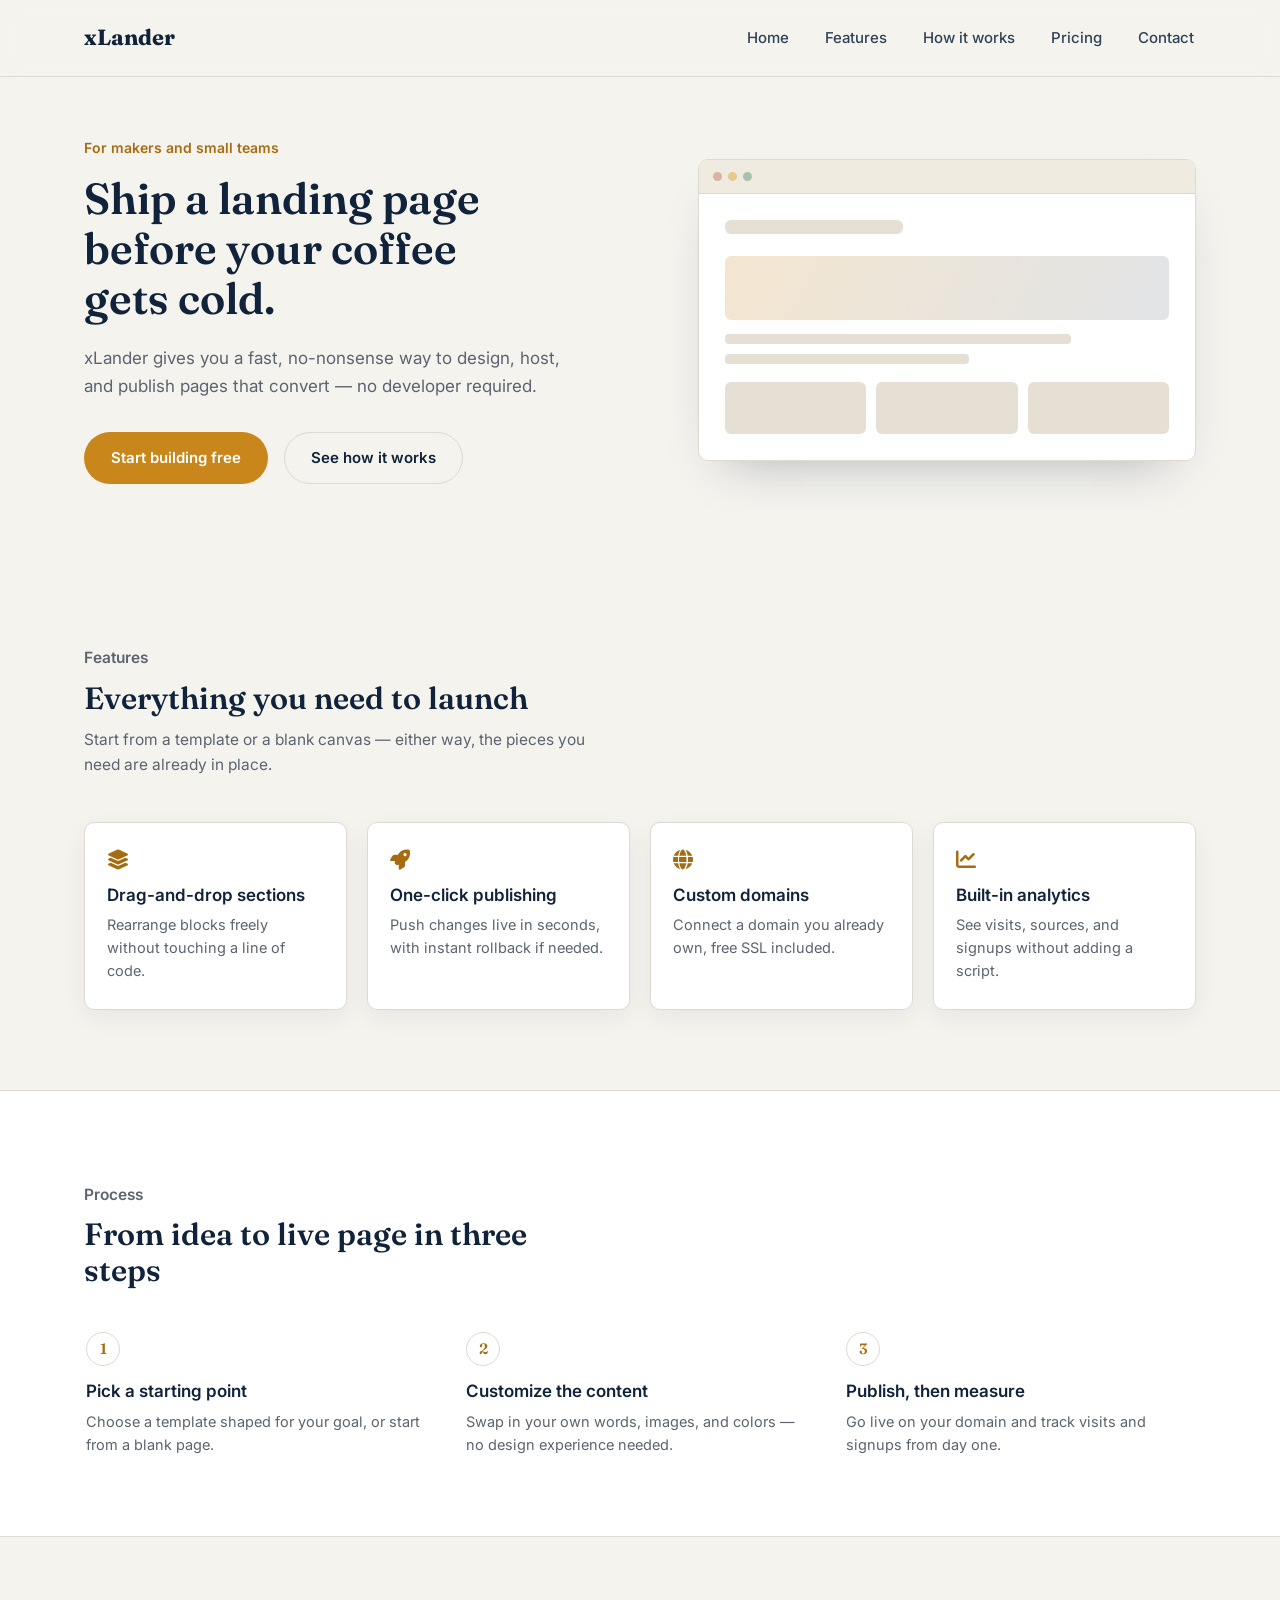
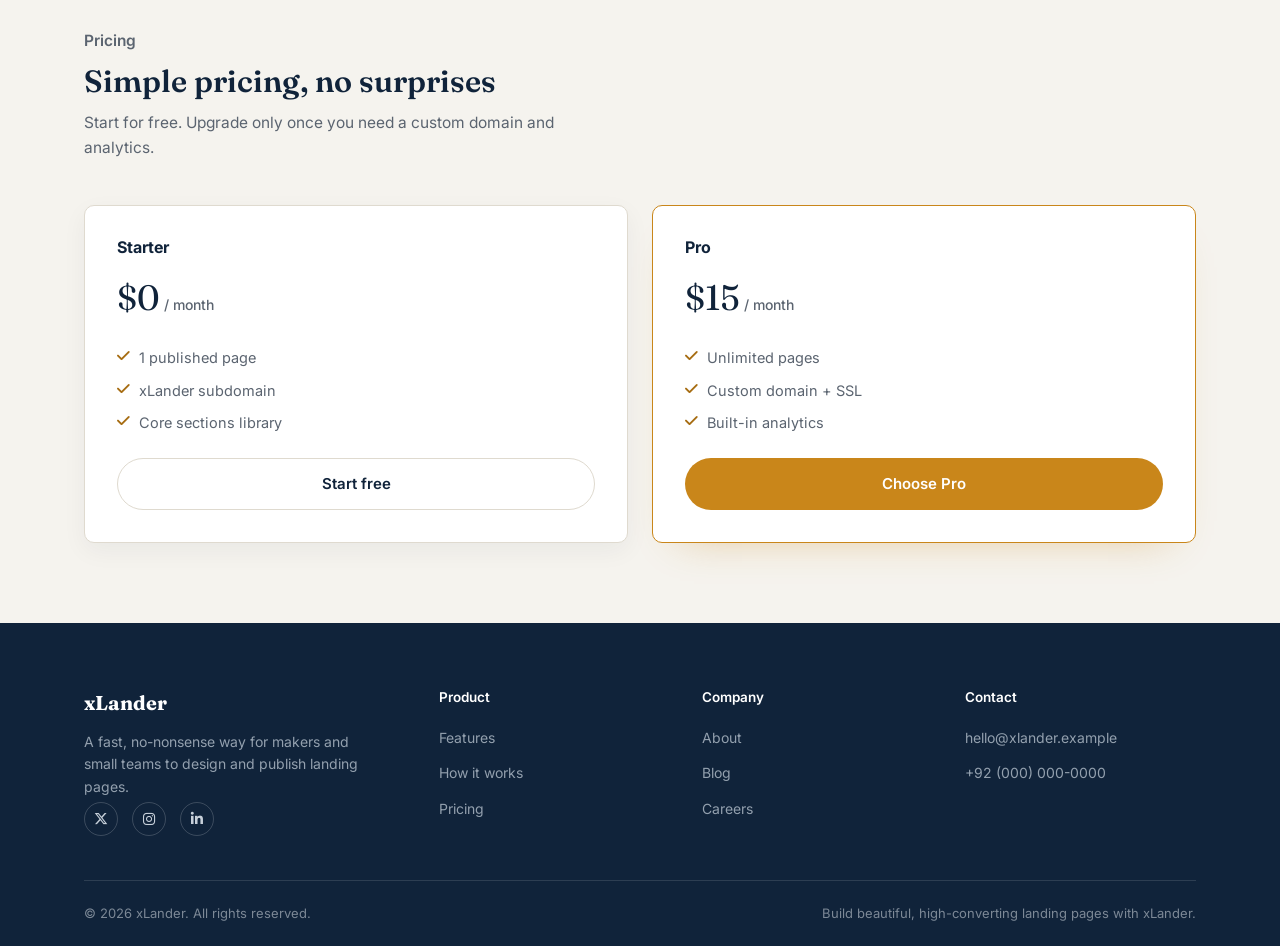
<file: WebDev-L1-LandingPage/index.html>
<!DOCTYPE html>
<html lang="en">

<head>
  <meta charset="utf-8" />
  <meta name="viewport" content="width=device-width, initial-scale=1" />
  <title>xLander</title>
  <link rel="preconnect" href="https://fonts.googleapis.com">
  <link
    href="https://fonts.googleapis.com/css2?family=Fraunces:opsz,wght@9..144,500;9..144,600;9..144,700&family=Inter:wght@400;500;600;700&display=swap"
    rel="stylesheet">
  <link rel="stylesheet" href="https://cdnjs.cloudflare.com/ajax/libs/font-awesome/6.5.1/css/all.min.css">
  <link rel="stylesheet" href="style.css">

</head>

<body>

  <!-- NAV -->
  <header class="site-nav">
    <div class="wrap">

      <a class="brand" href="#top">xLander</a>

      <!-- CSS-only mobile menu -->
      <input type="checkbox" id="menu-toggle" class="menu-toggle">

      <label for="menu-toggle" class="nav-toggle" aria-label="Toggle navigation">
        <i class="fa-solid fa-bars"></i>
      </label>

      <nav>
        <ul class="nav-links">
          <li><a href="#top">Home</a></li>
          <li><a href="#features">Features</a></li>
          <li><a href="#how-it-works">How it works</a></li>
          <li><a href="#pricing">Pricing</a></li>
          <li><a href="#contact">Contact</a></li>
        </ul>
      </nav>

    </div>
  </header>

  <!-- HERO -->
  <section class="hero" id="top">
    <div class="wrap">
      <div>
        <p class="eyebrow">For makers and small teams</p>
        <h1>Ship a landing page before your coffee gets cold.</h1>
        <p class="lead">xLander gives you a fast, no-nonsense way to design, host, and publish pages that convert — no
          developer required.</p>
        <div class="hero-actions">
          <a href="#pricing" class="btn btn-primary">Start building free</a>
          <a href="#how-it-works" class="btn btn-ghost">See how it works</a>
        </div>
      </div>

      <div class="mock" aria-hidden="true">
        <div class="mock-bar"><span></span><span></span><span></span></div>
        <div class="mock-body">
          <div class="mock-block mock-nav"></div>
          <div class="mock-block mock-hero"></div>
          <div class="mock-block mock-line med"></div>
          <div class="mock-block mock-line short"></div>
          <div class="mock-grid">
            <div class="mock-block mock-card"></div>
            <div class="mock-block mock-card"></div>
            <div class="mock-block mock-card"></div>
          </div>
        </div>
      </div>
    </div>
  </section>

  <!-- FEATURES -->
  <section class="features" id="features">
    <div class="wrap">
      <div class="section-head">
        <p class="eyebrow">Features</p>
        <h2>Everything you need to launch</h2>
        <p>Start from a template or a blank canvas — either way, the pieces you need are already in place.</p>
      </div>
      <div class="feature-grid">
        <div class="feature-card">
          <i class="fa-solid fa-layer-group"></i>
          <h3>Drag-and-drop sections</h3>
          <p>Rearrange blocks freely without touching a line of code.</p>
        </div>
        <div class="feature-card">
          <i class="fa-solid fa-rocket"></i>
          <h3>One-click publishing</h3>
          <p>Push changes live in seconds, with instant rollback if needed.</p>
        </div>
        <div class="feature-card">
          <i class="fa-solid fa-globe"></i>
          <h3>Custom domains</h3>
          <p>Connect a domain you already own, free SSL included.</p>
        </div>
        <div class="feature-card">
          <i class="fa-solid fa-chart-line"></i>
          <h3>Built-in analytics</h3>
          <p>See visits, sources, and signups without adding a script.</p>
        </div>
      </div>
    </div>
  </section>

  <!-- HOW IT WORKS -->
  <section class="process" id="how-it-works">
    <div class="wrap">
      <div class="section-head">
        <p class="eyebrow">Process</p>
        <h2>From idea to live page in three steps</h2>
      </div>
      <div class="process-steps">
        <div class="step">
          <div class="step-num">1</div>
          <h3>Pick a starting point</h3>
          <p>Choose a template shaped for your goal, or start from a blank page.</p>
        </div>
        <div class="step">
          <div class="step-num">2</div>
          <h3>Customize the content</h3>
          <p>Swap in your own words, images, and colors — no design experience needed.</p>
        </div>
        <div class="step">
          <div class="step-num">3</div>
          <h3>Publish, then measure</h3>
          <p>Go live on your domain and track visits and signups from day one.</p>
        </div>
      </div>
    </div>
  </section>

  <!-- PRICING -->
  <section class="pricing" id="pricing">
    <div class="wrap">
      <div class="section-head">
        <p class="eyebrow">Pricing</p>
        <h2>Simple pricing, no surprises</h2>
        <p>Start for free. Upgrade only once you need a custom domain and analytics.</p>
      </div>
      <div class="price-grid">
        <div class="price-card">
          <h3>Starter</h3>
          <p class="price-amount">$0<span> / month</span></p>
          <ul>
            <li><i class="fa-solid fa-check"></i>1 published page</li>
            <li><i class="fa-solid fa-check"></i>xLander subdomain</li>
            <li><i class="fa-solid fa-check"></i>Core sections library</li>
          </ul>
          <a href="#" class="btn btn-ghost">Start free</a>
        </div>
        <div class="price-card is-highlight">
          <h3>Pro</h3>
          <p class="price-amount">$15<span> / month</span></p>
          <ul>
            <li><i class="fa-solid fa-check"></i>Unlimited pages</li>
            <li><i class="fa-solid fa-check"></i>Custom domain + SSL</li>
            <li><i class="fa-solid fa-check"></i>Built-in analytics</li>
          </ul>
          <a href="#" class="btn btn-primary">Choose Pro</a>
        </div>
      </div>
    </div>
  </section>

  <!-- FOOTER -->
  <footer class="site-footer" id="contact">
    <div class="wrap">
      <div class="footer-grid">
        <div class="footer-brand">
          <h4>xLander</h4>
          <p>A fast, no-nonsense way for makers and small teams to design and publish landing pages.</p>
          <div class="footer-social">
            <a href="#" aria-label="X (Twitter)"><i class="fa-brands fa-x-twitter"></i></a>
            <a href="#" aria-label="Instagram"><i class="fa-brands fa-instagram"></i></a>
            <a href="#" aria-label="LinkedIn"><i class="fa-brands fa-linkedin-in"></i></a>
          </div>
        </div>
        <div class="footer-col">
          <h5>Product</h5>
          <ul>
            <li><a href="#features">Features</a></li>
            <li><a href="#how-it-works">How it works</a></li>
            <li><a href="#pricing">Pricing</a></li>
          </ul>
        </div>
        <div class="footer-col">
          <h5>Company</h5>
          <ul>
            <li><a href="#">About</a></li>
            <li><a href="#">Blog</a></li>
            <li><a href="#">Careers</a></li>
          </ul>
        </div>
        <div class="footer-col">
          <h5>Contact</h5>
          <ul>
            <li><a href="mailto:hello@xlander.example">hello@xlander.example</a></li>
            <li><a href="tel:+10000000000">+92 (000) 000-0000</a></li>
          </ul>
        </div>
      </div>
      <div class="footer-bottom">
        <p>© 2026 xLander. All rights reserved.</p>
        <p>Build beautiful, high-converting landing pages with xLander.</p>
      </div>
    </div>
  </footer>

</body>

</html>
</file>
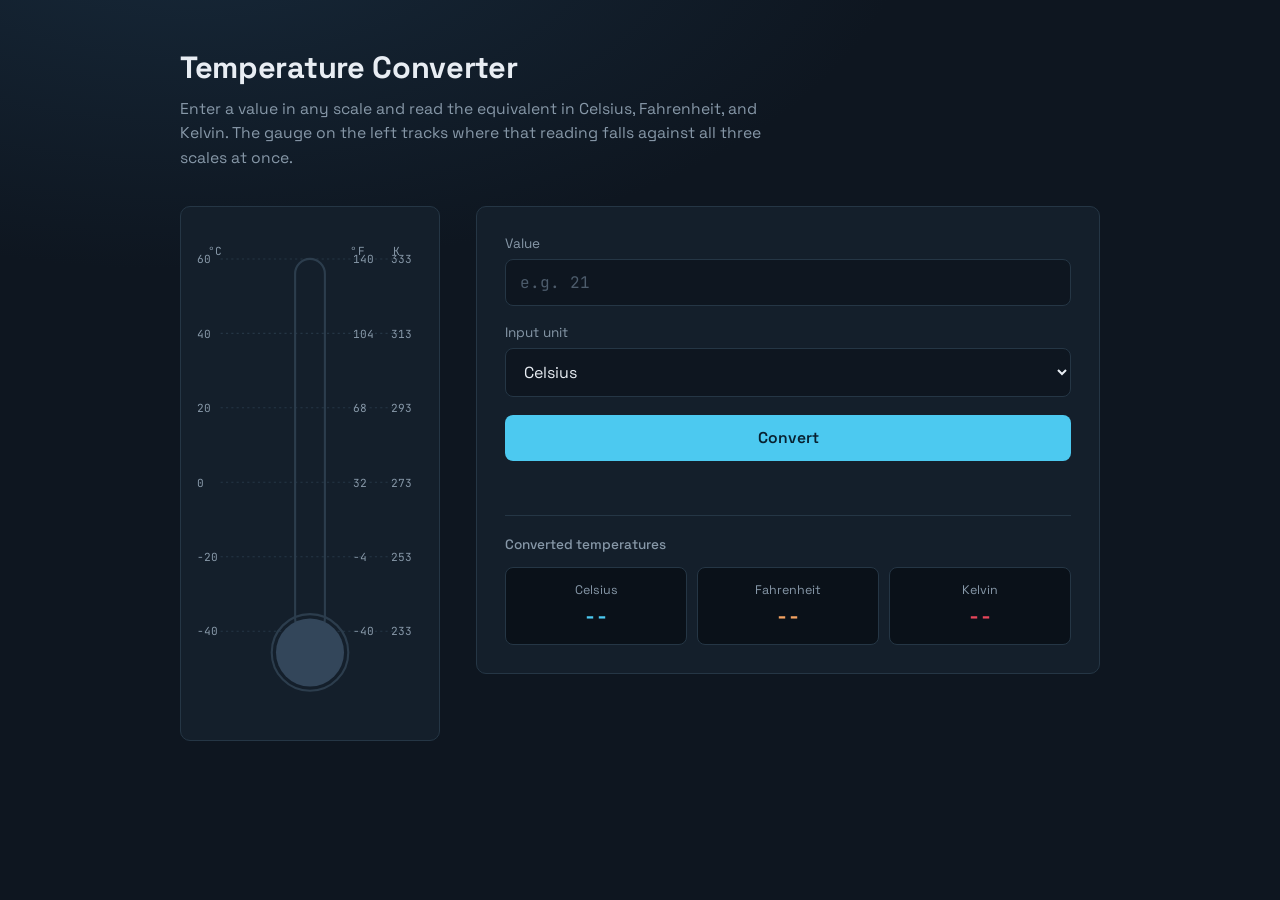
<file: WebDev-L1-TempatureConverterWebsite/index.html>
<!DOCTYPE html>
<html lang="en">

<head>
  <meta charset="UTF-8">
  <meta name="viewport" content="width=device-width, initial-scale=1.0">
  <title>Temperature Converter</title>
  <link rel="stylesheet" href="style.css">

</head>

<body>

  <div class="page">
    <header>
      <h1>Temperature Converter</h1>
      <p>Enter a value in any scale and read the equivalent in Celsius, Fahrenheit, and Kelvin. The gauge on the left
        tracks where that reading falls against all three scales at once.</p>
    </header>

    <div class="layout">
      <div class="gauge-panel">
        <svg viewBox="0 0 220 460" role="img" aria-label="Thermometer gauge showing the current reading">
          <!-- Scale column headings -->
          <text x="14" y="26" class="scale-heading">°C</text>
          <text x="148" y="26" class="scale-heading">°F</text>
          <text x="188" y="26" class="scale-heading">K</text>

          <!-- Gridlines + tick labels, generated for -40..60C in steps of 20 -->
          <g id="ticks"></g>

          <!-- Glass tube -->
          <rect class="tube-glass" x="96" y="30" width="28" height="352" rx="14" />
          <circle class="bulb-glass" cx="110" cy="400" r="36" />

          <!-- Mercury -->
          <rect id="mercury-fill" x="99" y="380" width="22" height="0" fill="#33465a" />
          <circle id="bulb-fill" cx="110" cy="400" r="32" fill="#33465a" />

          <!-- Moving marker -->
          <g id="marker" transform="translate(0,380)">
            <polygon points="128,0 140,-6 140,6" fill="var(--cold)" />
          </g>
        </svg>
      </div>

      <div class="form-panel">
        <div class="field">
          <label for="temperature">Value</label>
          <input type="number" id="temperature" placeholder="e.g. 21" inputmode="decimal">
        </div>
        <div class="field">
          <label for="unit">Input unit</label>
          <select id="unit">
            <option value="celsius">Celsius</option>
            <option value="fahrenheit">Fahrenheit</option>
            <option value="kelvin">Kelvin</option>
          </select>
        </div>
        <button id="convert-btn" type="button">Convert</button>
        <p id="error-message" role="alert" aria-live="polite"></p>

        <div class="results">
          <h2>Converted temperatures</h2>
          <div class="readout-row">
            <div class="readout">
              <span>Celsius</span>
              <strong id="celsius-result">--</strong>
            </div>
            <div class="readout">
              <span>Fahrenheit</span>
              <strong id="fahrenheit-result">--</strong>
            </div>
            <div class="readout">
              <span>Kelvin</span>
              <strong id="kelvin-result">--</strong>
            </div>
          </div>
        </div>
      </div>
    </div>
  </div>
  <script src="script.js"></script>

</body>

</html>
</file>
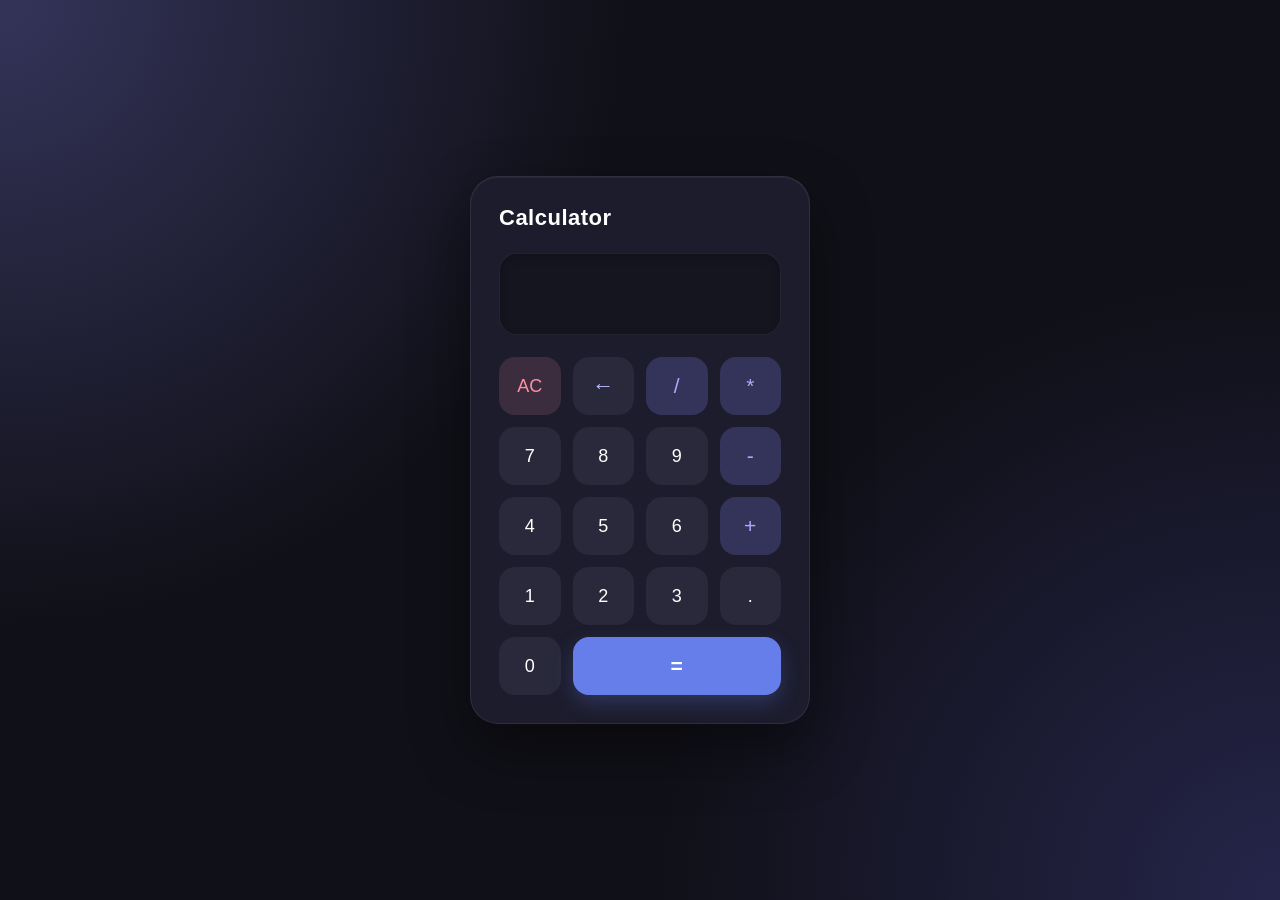
<file: Webdev-L2-Calculator/index.html>
<!DOCTYPE html>
<html lang="en">

<head>
    <meta charset="UTF-8">
    <meta name="viewport" content="width=device-width, initial-scale=1.0">
    <title>Calculator</title>
    <link rel="stylesheet" href="style.css">
</head>

<body>
    <div class="calculator">
        <h1>Calculator</h1>
        <input type="text" id="a" readonly>
        <div class="buttons">
            <button data-value="C" class="clear">AC</button>
            <button data-value="backspace" class="backspace">←</button>
            <button data-value="/">/</button>
            <button data-value="*">*</button>
            <button data-value="7">7</button>
            <button data-value="8">8</button>
            <button data-value="9">9</button>
            <button data-value="-">-</button>
            <button data-value="4">4</button>
            <button data-value="5">5</button>
            <button data-value="6">6</button>
            <button data-value="+">+</button>
            <button data-value="1">1</button>
            <button data-value="2">2</button>
            <button data-value="3">3</button>
            <button data-value=".">.</button>
            <button data-value="0">0</button>
            <button data-value="=" class="equals">=</button>
        </div>
    </div>
    <script src="script.js"></script>
</body>

</html>
</file>
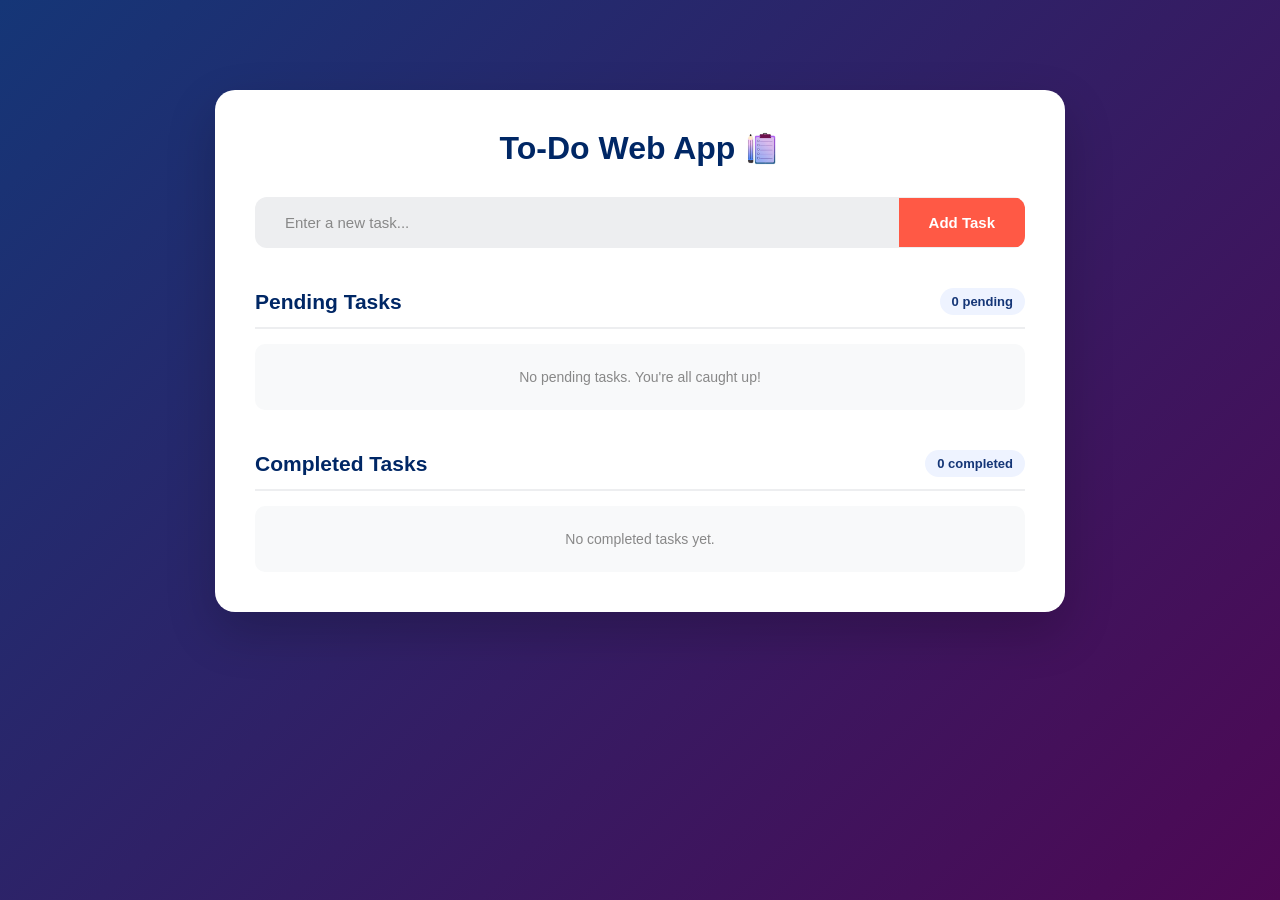
<file: WebDev-L2-ToDoWebApp/index.html>
<!DOCTYPE html>
<html lang="en">

<head>
    <meta charset="UTF-8">
    <meta name="viewport" content="width=device-width, initial-scale=1.0">
    <title>To-Do Web App</title>
    <link rel="stylesheet" href="style.css">
</head>

<body>
    <div class="container">
        <div class="todo-app">
            <h2>
                To-Do Web App
                <img src="icon.webp" alt="To-Do Icon">
            </h2>
            <!-- Add Task -->
            <div class="row">
                <input type="text" id="input-box" placeholder="Enter a new task..." maxlength="100">
                <button id="add-btn" onclick="addTask()">Add Task</button>
            </div>
            <!-- Pending Tasks -->
            <div class="task-section">
                <div class="section-title">
                    <h3>Pending Tasks</h3>
                    <span id="pending-count">0 pending</span>
                </div>
                <ul id="pending-list"></ul>
                <p class="empty-message" id="pending-empty">
                    No pending tasks. You're all caught up!
                </p>
            </div>
            <!-- Completed Tasks -->
            <div class="task-section completed-section">
                <div class="section-title">
                    <h3>Completed Tasks</h3>
                    <span id="completed-count">0 completed</span>
                </div>
                <ul id="completed-list"></ul>
                <p class="empty-message" id="completed-empty">
                    No completed tasks yet.
                </p>
            </div>
        </div>
    </div>
    <script src="script.js"></script>
</body>

</html>
</file>
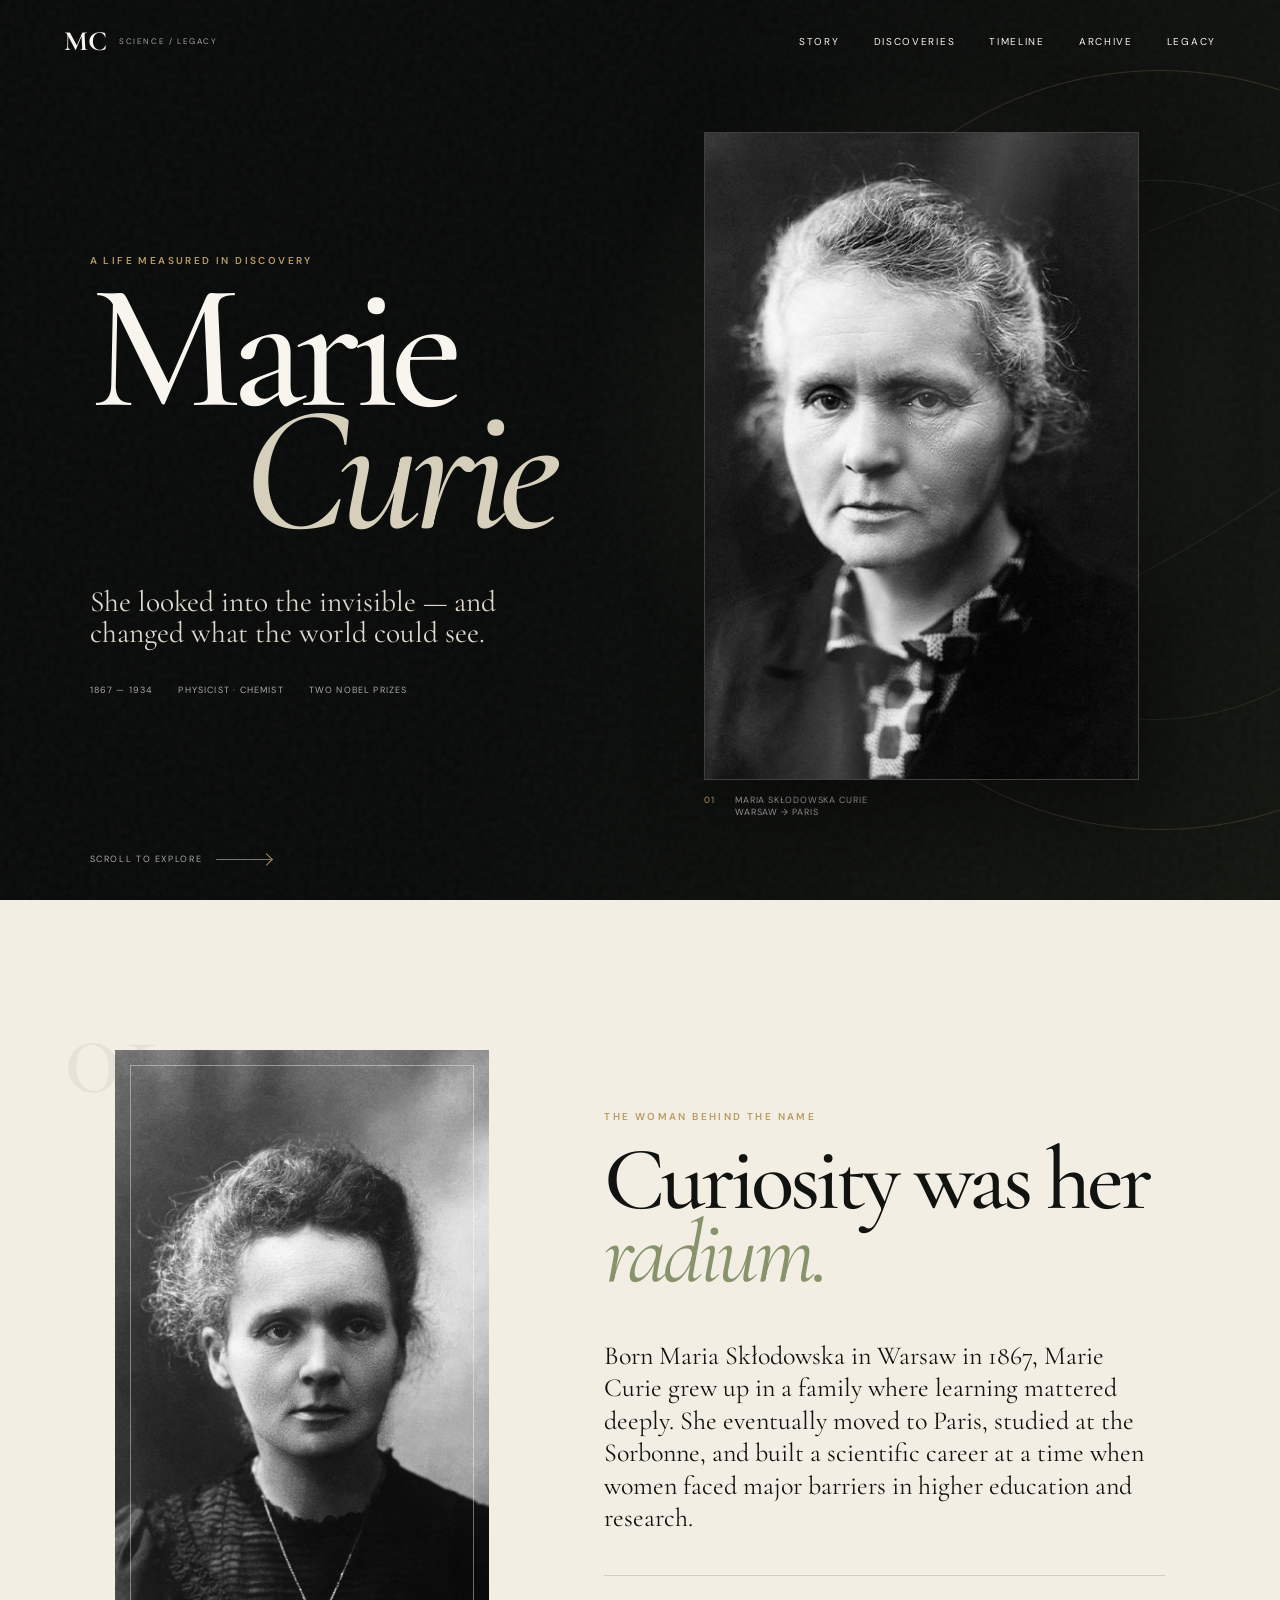
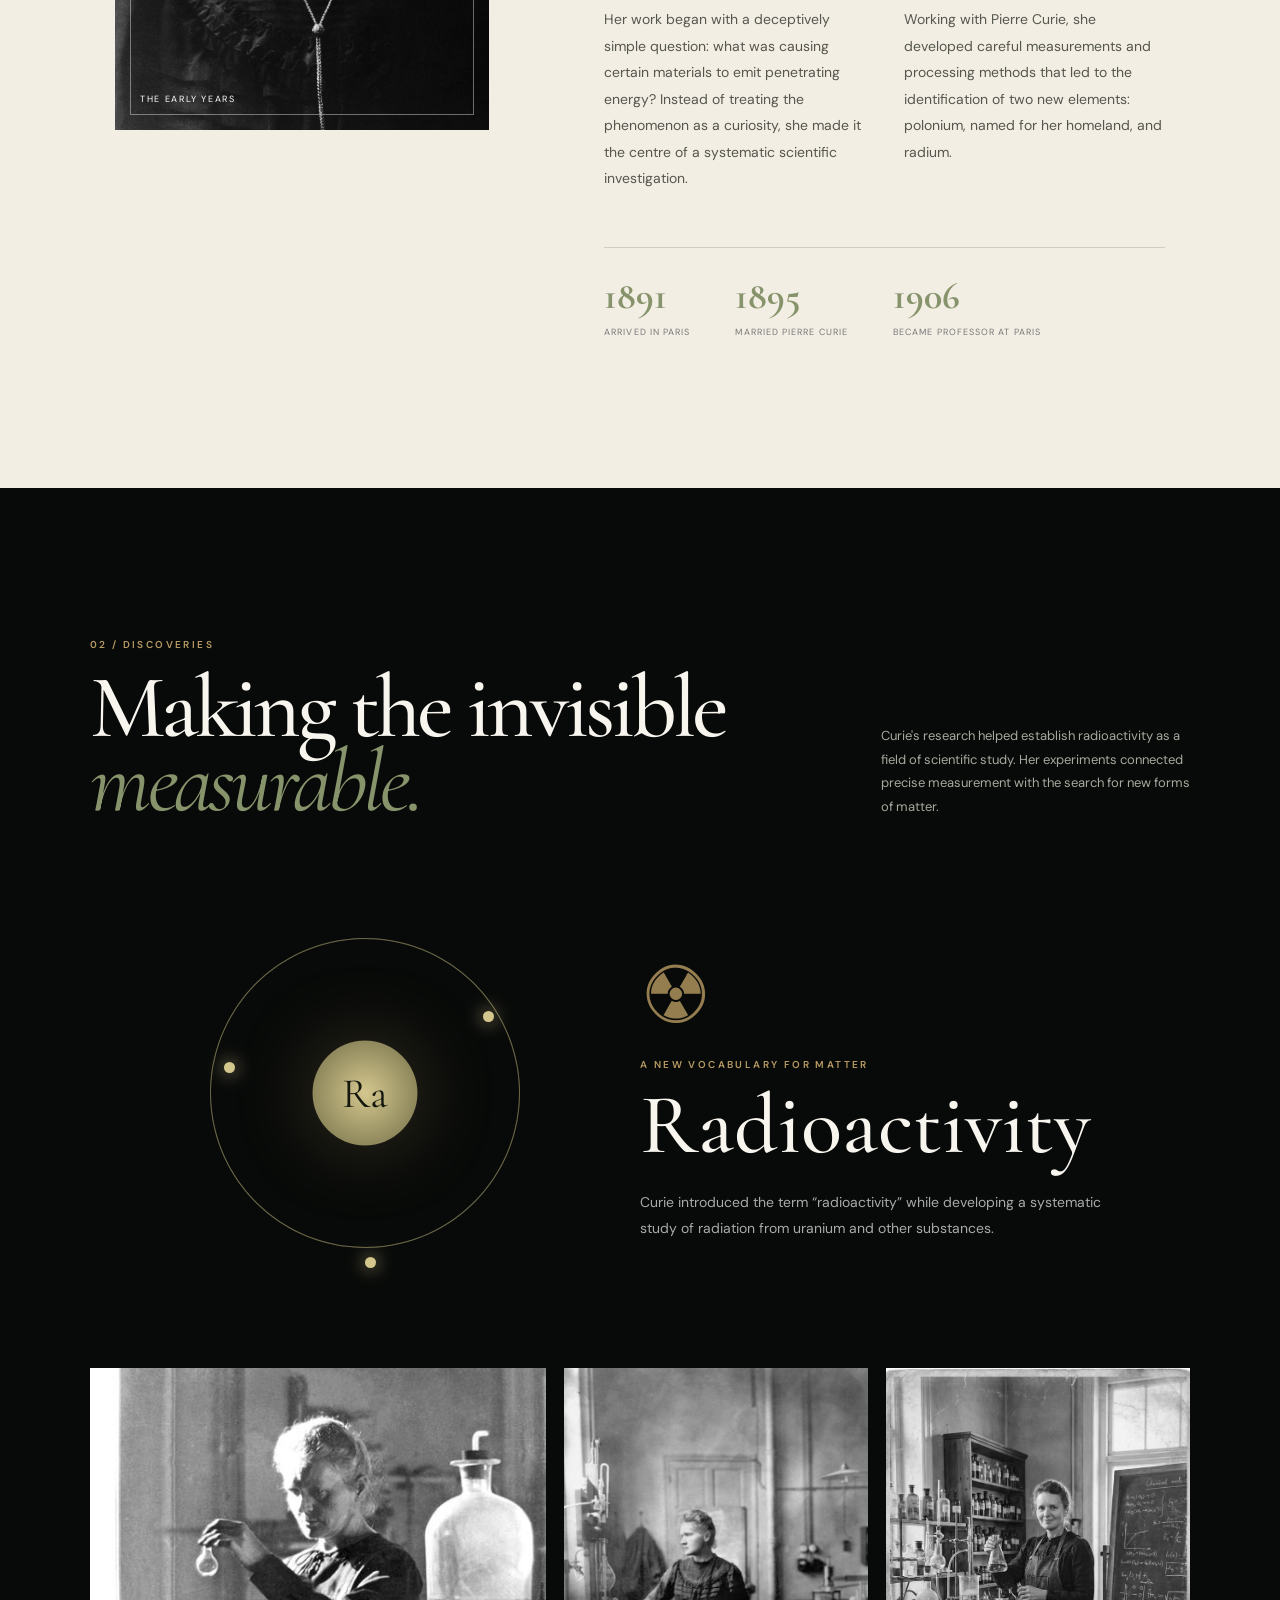
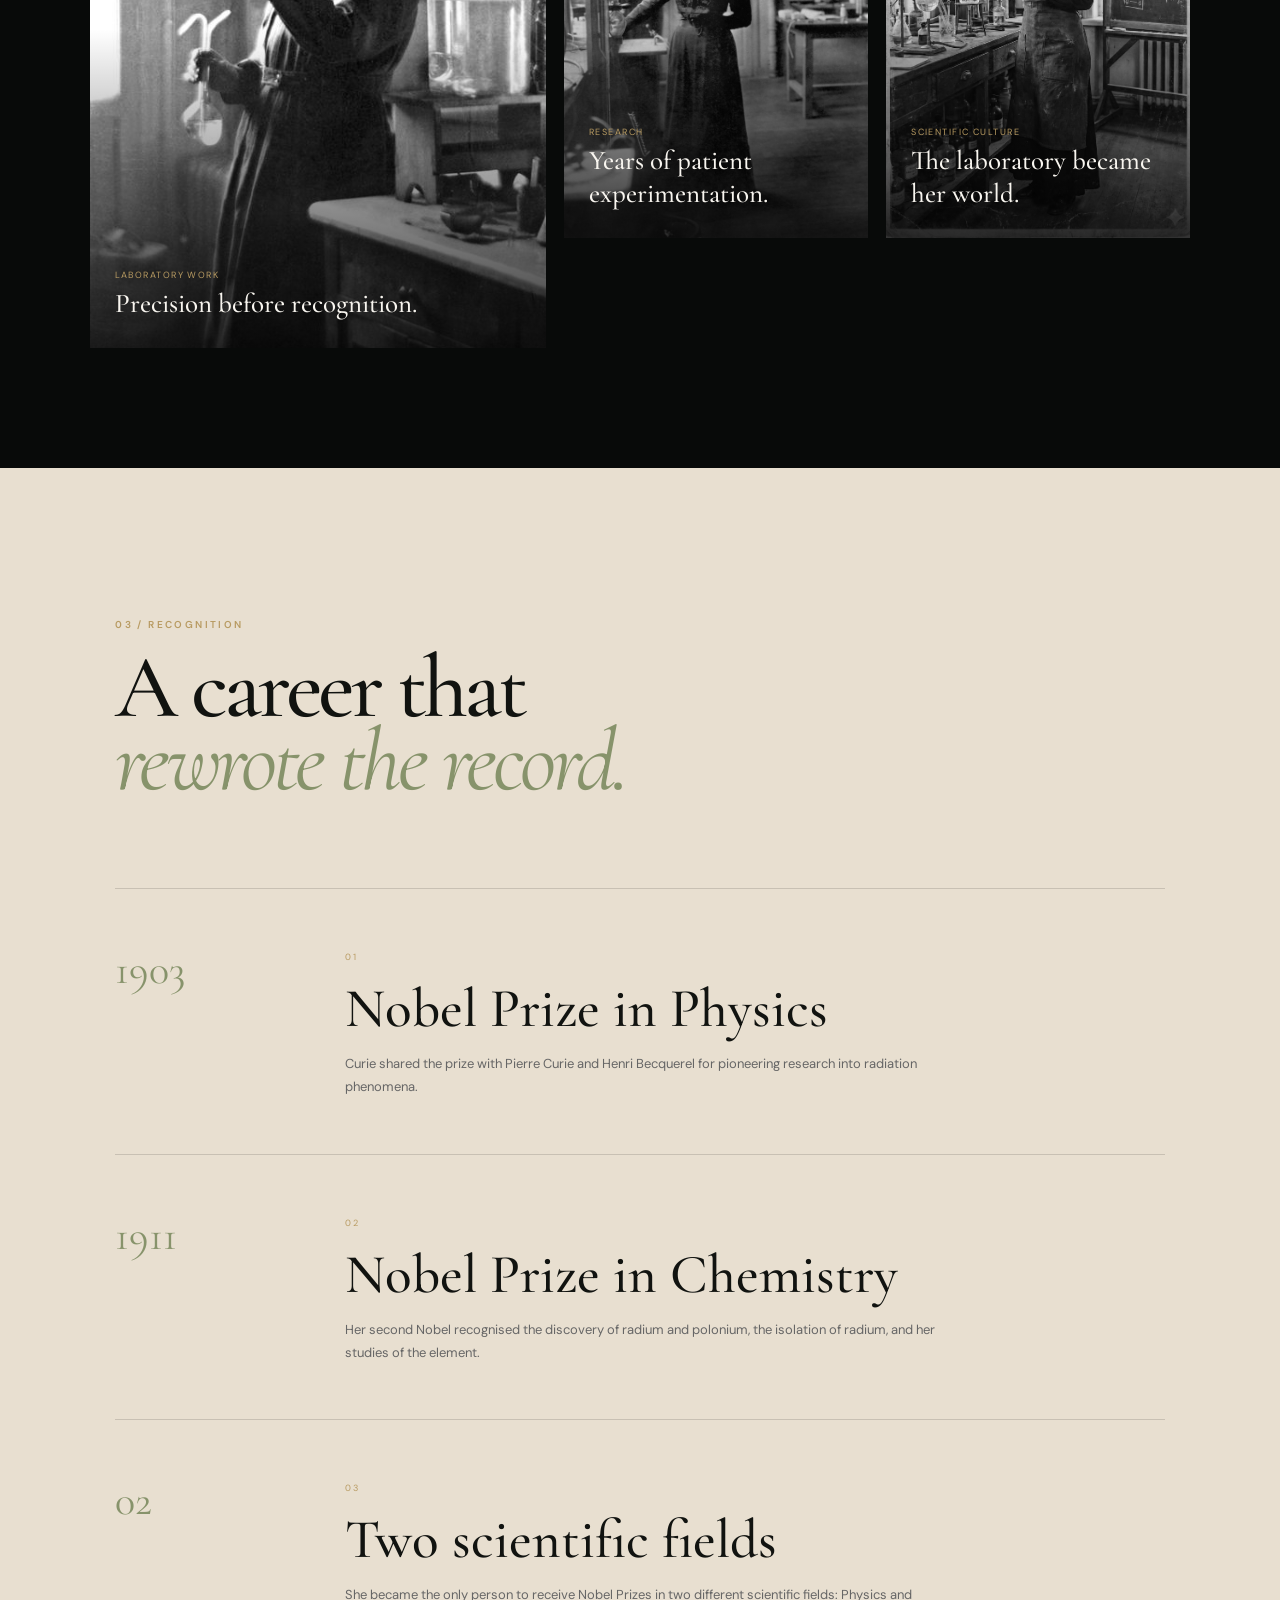
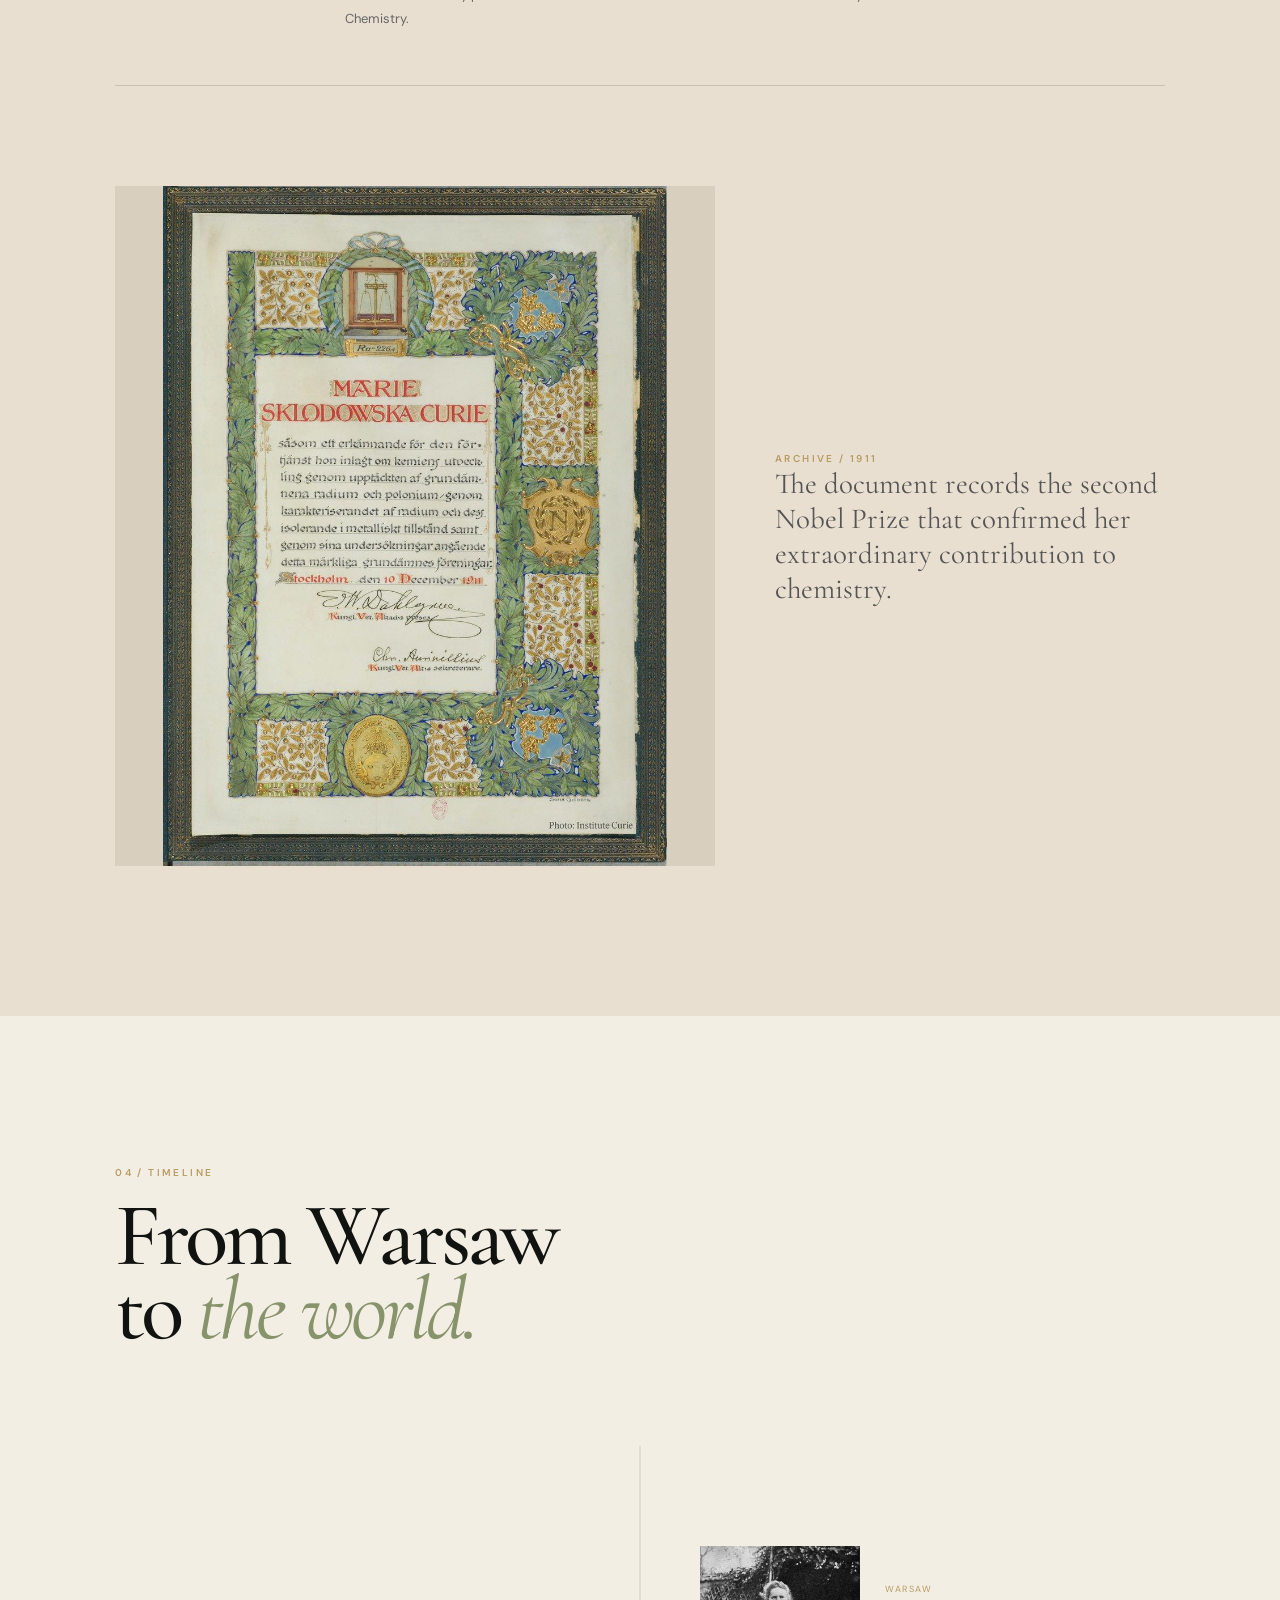
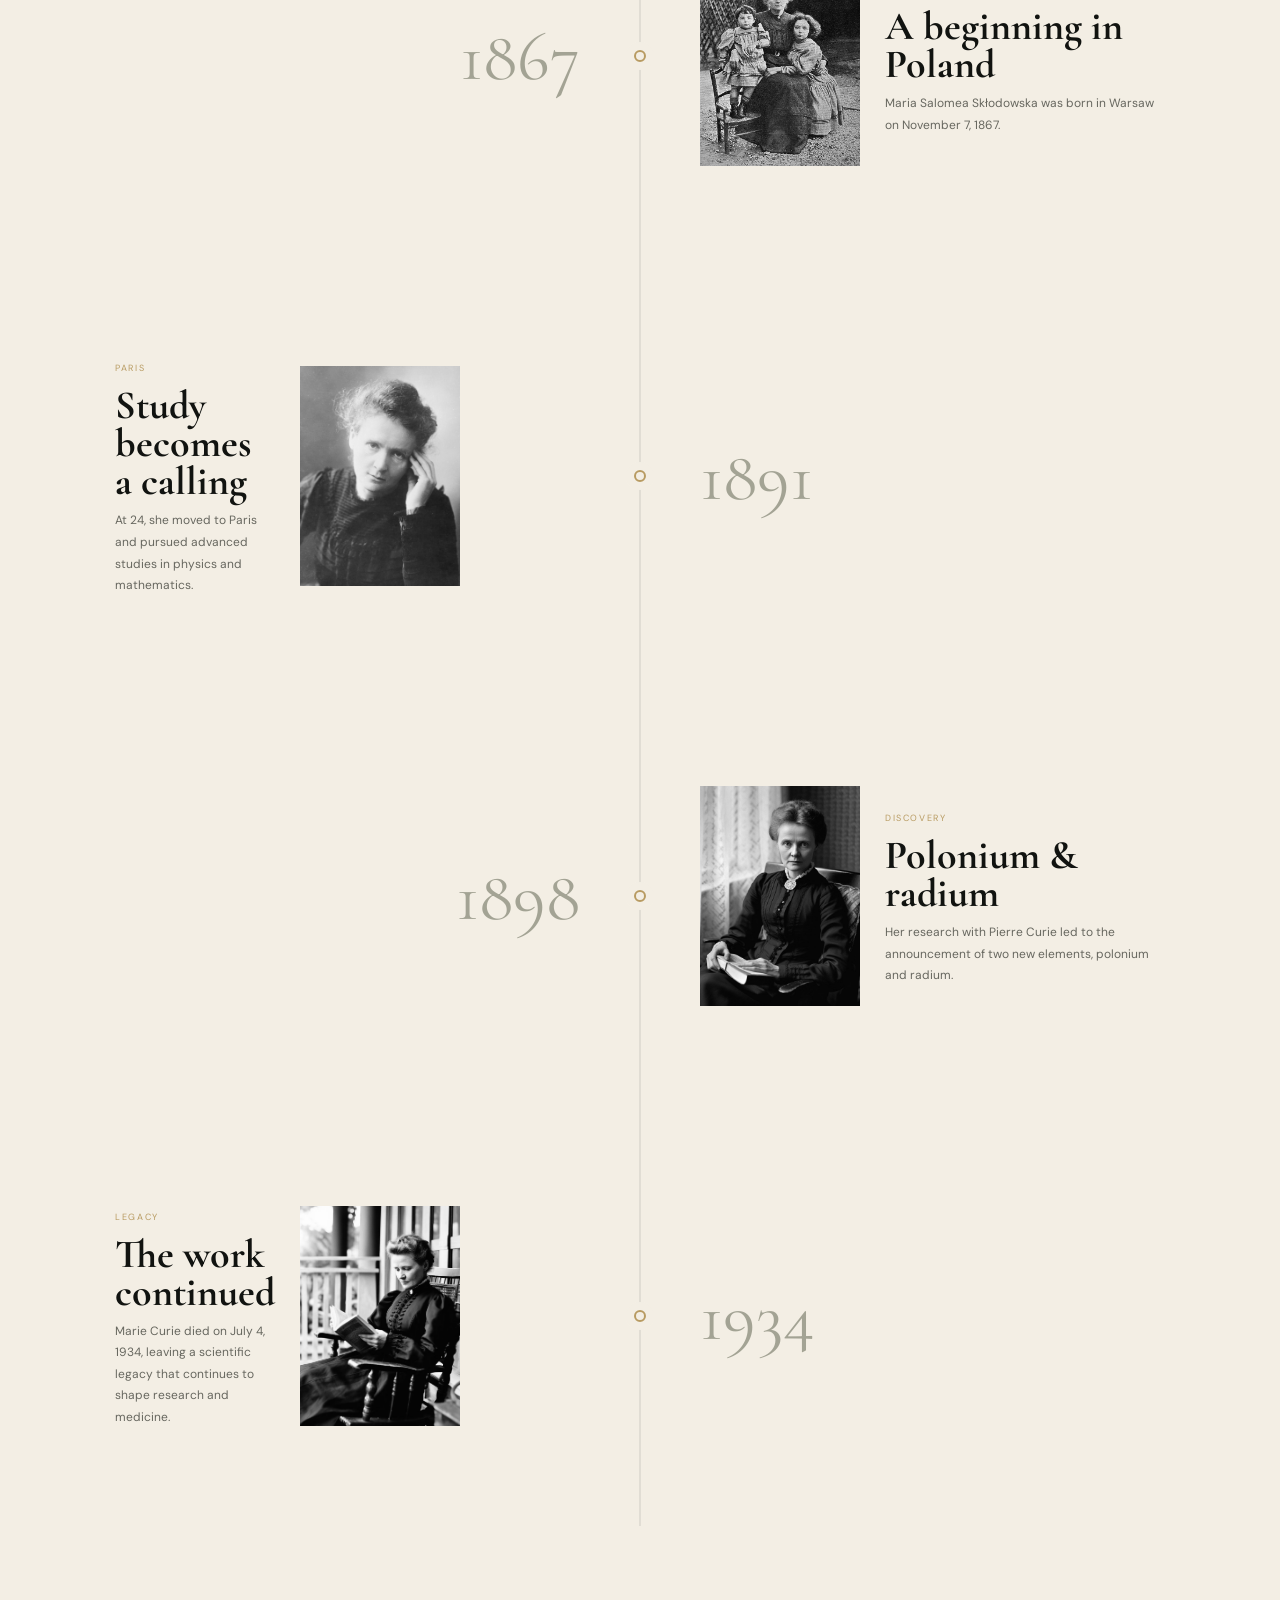
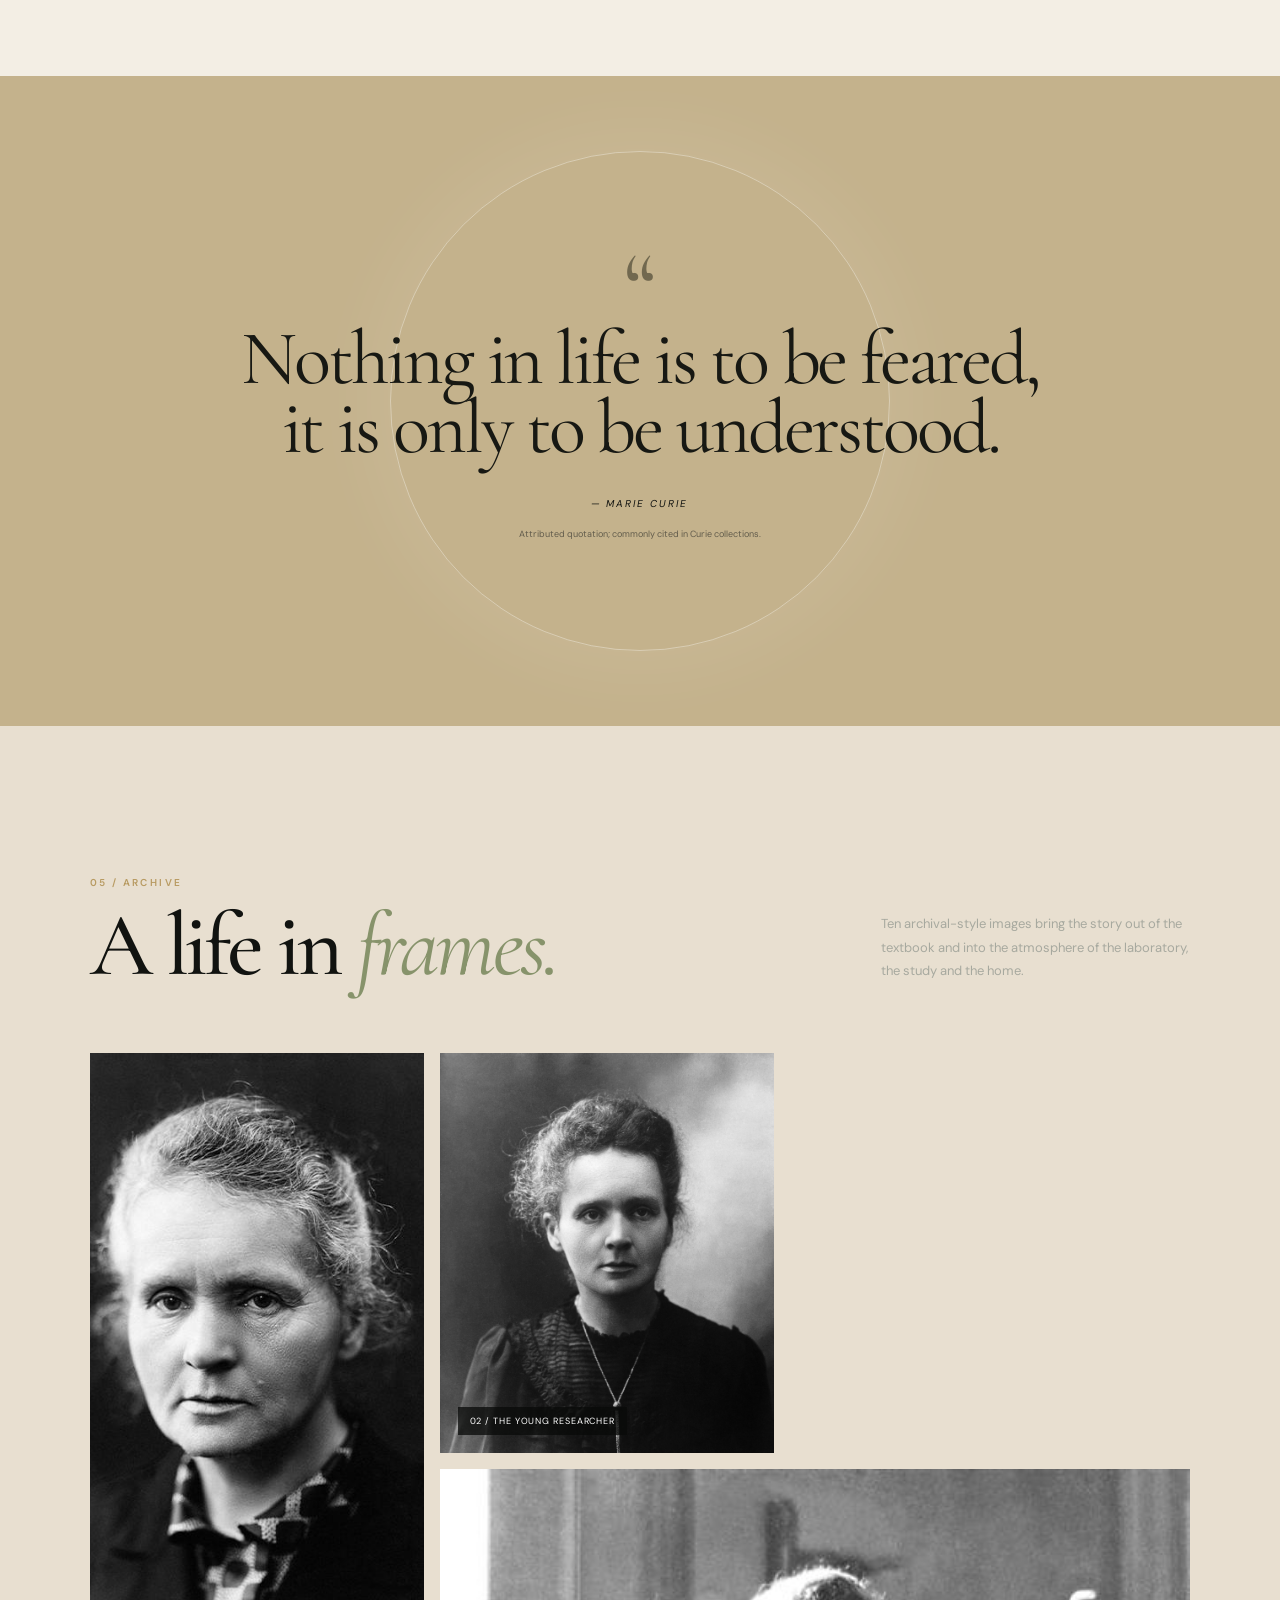
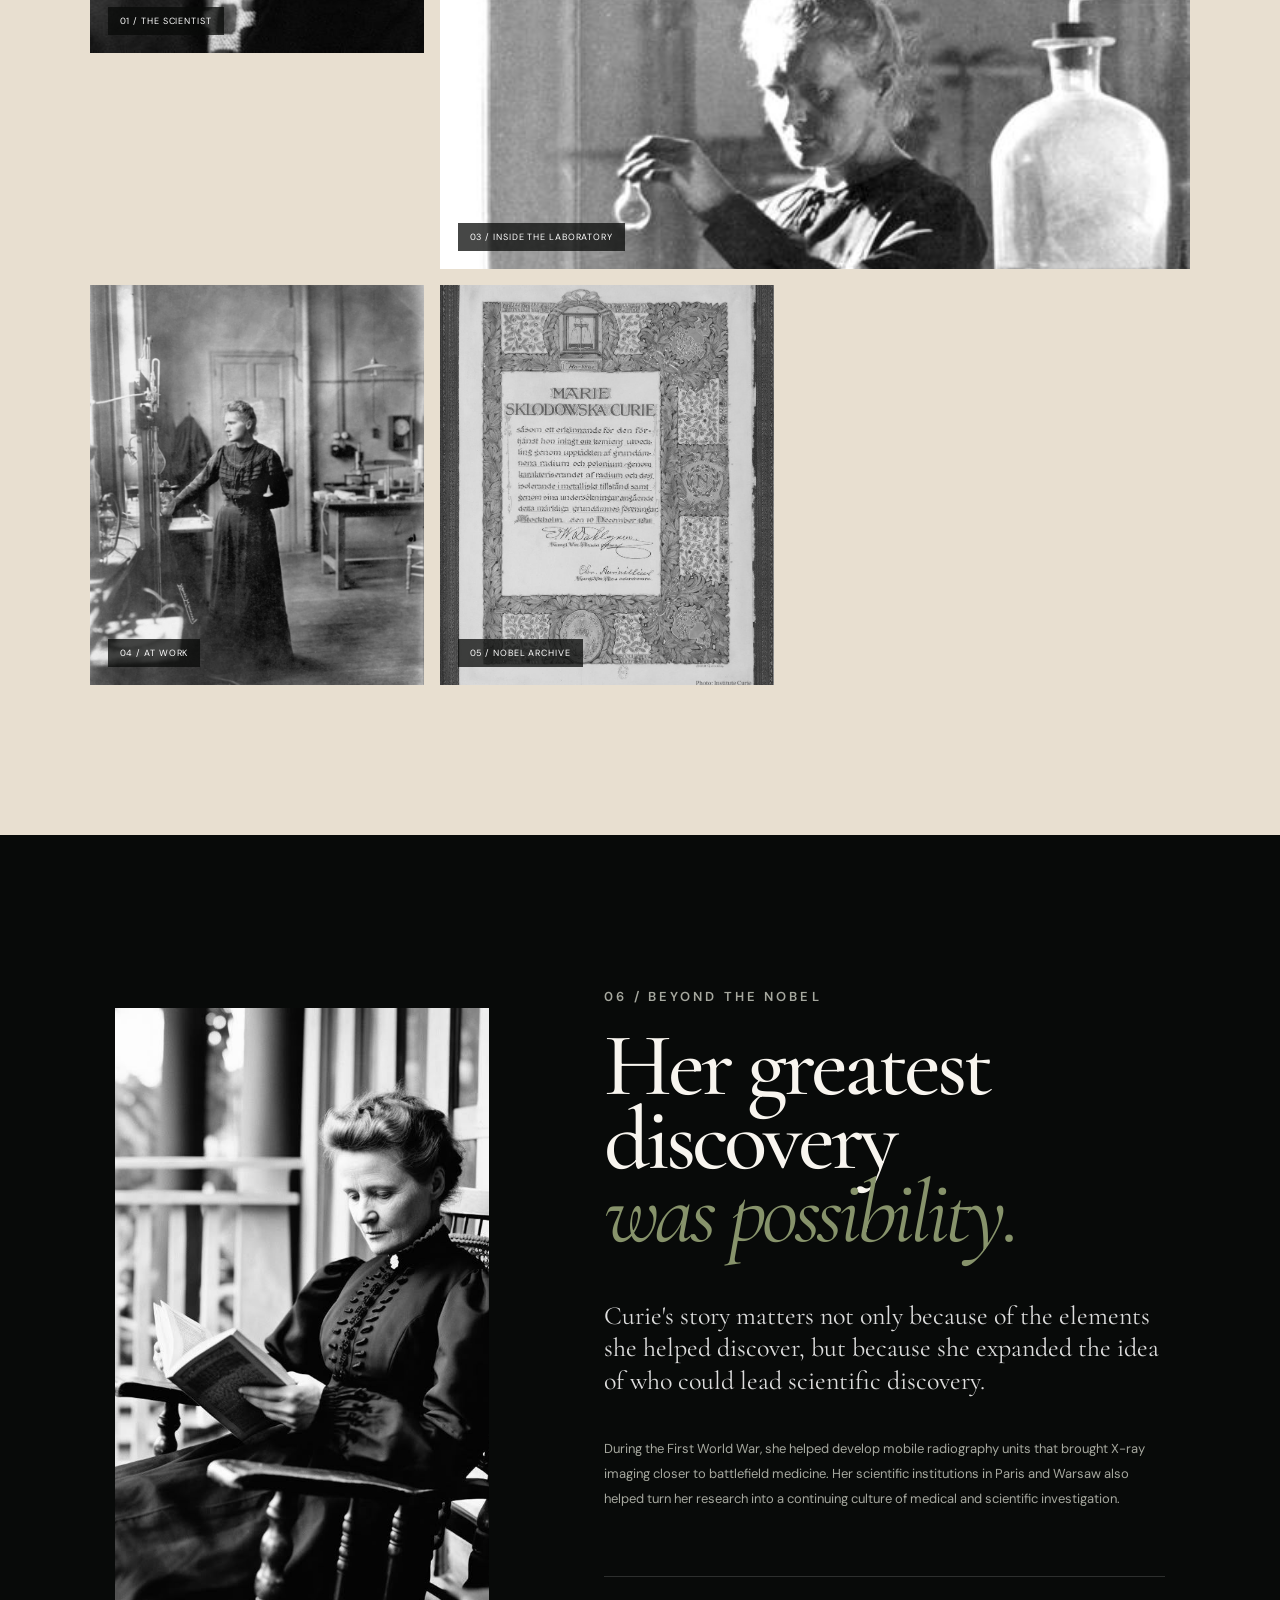
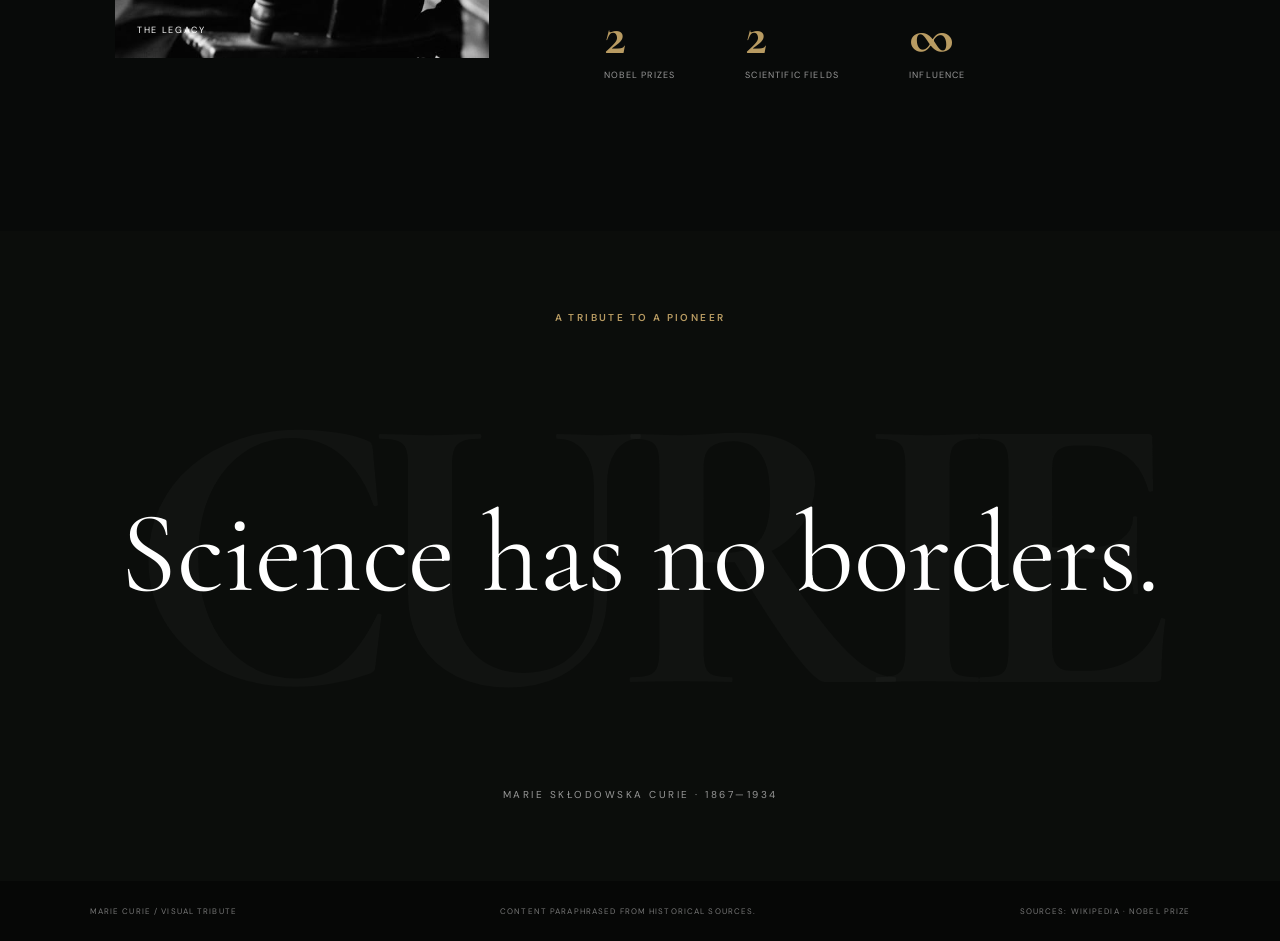
<file: WebDev-L2-TributePage/index.html>
<!DOCTYPE html>
<html lang="en">
<head>
  <meta charset="UTF-8">
  <meta name="viewport" content="width=device-width, initial-scale=1.0">
  <meta name="description" content="Marie Curie — a visual tribute to the scientist who transformed the study of radioactivity.">
  <title>Marie Curie — The Light We Could Not See</title>

  <link rel="preconnect" href="https://fonts.googleapis.com">
  <link rel="preconnect" href="https://fonts.gstatic.com" crossorigin>
  <link href="https://fonts.googleapis.com/css2?family=Cormorant+Garamond:wght@400;500;600;700&family=DM+Sans:wght@400;500;600;700&display=swap" rel="stylesheet">

  <link rel="stylesheet" href="style.css">
</head>

<body>
  <div class="loader">
    <div class="loader-ring"></div>
    <span>MC / 1867—1934</span>
  </div>

  <div class="progress"></div>
  <div class="cursor-glow"></div>

  <header class="site-header">
    <a href="#home" class="brand">
      <span>MC</span>
      <small>SCIENCE / LEGACY</small>
    </a>

    <button class="menu-toggle" aria-label="Open menu">
      <span></span><span></span>
    </button>

    <nav class="nav">
      <a href="#story">Story</a>
      <a href="#discoveries">Discoveries</a>
      <a href="#timeline">Timeline</a>
      <a href="#gallery">Archive</a>
      <a href="#legacy">Legacy</a>
    </nav>
  </header>

  <main>
    <!-- HERO -->
    <section class="hero" id="home">
      <div class="hero-orbit orbit-one"></div>
      <div class="hero-orbit orbit-two"></div>
      <div class="hero-orbit orbit-three"></div>
      <div class="hero-noise"></div>

      <div class="hero-copy">
        <p class="eyebrow reveal">A life measured in discovery</p>
        <h1>
          <span class="word reveal">Marie</span>
          <span class="word accent reveal">Curie</span>
        </h1>

        <p class="hero-line reveal">
          She looked into the invisible — and changed what the world could see.
        </p>

        <div class="hero-meta reveal">
          <span>1867 — 1934</span>
          <span>Physicist · Chemist</span>
          <span>Two Nobel Prizes</span>
        </div>
      </div>

      <div class="hero-visual reveal">
        <div class="hero-image-frame">
          <img src="images/img1.jfif" alt="Portrait of Marie Curie">
          <div class="image-shine"></div>
        </div>
        <div class="hero-caption">
          <span>01</span>
          <p>Maria Skłodowska Curie<br>Warsaw → Paris</p>
        </div>
      </div>

      <a class="scroll-cue" href="#story">
        <span>Scroll to explore</span>
        <i></i>
      </a>
    </section>

    <!-- INTRO -->
    <section class="intro section-light" id="story">
      <div class="section-number">01</div>

      <div class="intro-image reveal">
        <img src="images/img3.jfif" alt="Young Marie Curie">
        <span class="photo-label">THE EARLY YEARS</span>
      </div>

      <div class="intro-content">
        <p class="eyebrow reveal">The woman behind the name</p>
        <h2 class="display reveal">Curiosity was her <em>radium.</em></h2>

        <p class="lead reveal">
          Born Maria Skłodowska in Warsaw in 1867, Marie Curie grew up in a family
          where learning mattered deeply. She eventually moved to Paris, studied at
          the Sorbonne, and built a scientific career at a time when women faced
          major barriers in higher education and research.
        </p>

        <div class="story-grid">
          <p class="reveal">
            Her work began with a deceptively simple question: what was causing
            certain materials to emit penetrating energy? Instead of treating the
            phenomenon as a curiosity, she made it the centre of a systematic
            scientific investigation.
          </p>

          <p class="reveal">
            Working with Pierre Curie, she developed careful measurements and
            processing methods that led to the identification of two new elements:
            polonium, named for her homeland, and radium.
          </p>
        </div>

        <div class="fact-strip reveal">
          <div><strong>1891</strong><span>Arrived in Paris</span></div>
          <div><strong>1895</strong><span>Married Pierre Curie</span></div>
          <div><strong>1906</strong><span>Became professor at Paris</span></div>
        </div>
      </div>
    </section>

    <!-- DISCOVERIES -->
    <section class="discoveries section-dark" id="discoveries">
      <div class="section-top">
        <div>
          <p class="eyebrow">02 / Discoveries</p>
          <h2 class="display reveal">Making the invisible<br><em>measurable.</em></h2>
        </div>
        <p class="section-intro reveal">
          Curie's research helped establish radioactivity as a field of scientific
          study. Her experiments connected precise measurement with the search for
          new forms of matter.
        </p>
      </div>

      <div class="science-stage">
        <div class="atom">
          <div class="nucleus">Ra</div>
          <span class="electron e1"></span>
          <span class="electron e2"></span>
          <span class="electron e3"></span>
        </div>

        <div class="science-copy">
          <span class="giant-symbol">☢</span>
          <p class="eyebrow">A new vocabulary for matter</p>
          <h3>Radioactivity</h3>
          <p>
            Curie introduced the term “radioactivity” while developing a systematic
            study of radiation from uranium and other substances.
          </p>
        </div>
      </div>

      <div class="discovery-image-grid">
        <figure class="reveal image-card large">
          <img src="images/img2.jfif" alt="Marie Curie working in a laboratory">
          <figcaption><span>Laboratory work</span><b>Precision before recognition.</b></figcaption>
        </figure>

        <figure class="reveal image-card">
          <img src="images/img5.jfif" alt="Marie Curie in her laboratory">
          <figcaption><span>Research</span><b>Years of patient experimentation.</b></figcaption>
        </figure>

        <figure class="reveal image-card">
          <img src="images/img8.jpg" alt="Laboratory scene associated with Marie Curie">
          <figcaption><span>Scientific culture</span><b>The laboratory became her world.</b></figcaption>
        </figure>
      </div>
    </section>

    <!-- ACHIEVEMENTS -->
    <section class="achievements section-cream">
      <div class="achievement-heading">
        <p class="eyebrow">03 / Recognition</p>
        <h2 class="display reveal">A career that<br><em>rewrote the record.</em></h2>
      </div>

      <div class="achievement-list">
        <article class="achievement reveal">
          <span class="achievement-year">1903</span>
          <div>
            <span class="achievement-no">01</span>
            <h3>Nobel Prize in Physics</h3>
            <p>
              Curie shared the prize with Pierre Curie and Henri Becquerel for
              pioneering research into radiation phenomena.
            </p>
          </div>
        </article>

        <article class="achievement reveal">
          <span class="achievement-year">1911</span>
          <div>
            <span class="achievement-no">02</span>
            <h3>Nobel Prize in Chemistry</h3>
            <p>
              Her second Nobel recognised the discovery of radium and polonium,
              the isolation of radium, and her studies of the element.
            </p>
          </div>
        </article>

        <article class="achievement reveal">
          <span class="achievement-year">02</span>
          <div>
            <span class="achievement-no">03</span>
            <h3>Two scientific fields</h3>
            <p>
              She became the only person to receive Nobel Prizes in two different
              scientific fields: Physics and Chemistry.
            </p>
          </div>
        </article>
      </div>

      <div class="diploma reveal">
        <img src="images/img4.jfif" alt="Marie Curie's 1911 Nobel Prize diploma">
        <div>
          <span class="eyebrow">ARCHIVE / 1911</span>
          <p>The document records the second Nobel Prize that confirmed her extraordinary contribution to chemistry.</p>
        </div>
      </div>
    </section>

    <!-- TIMELINE -->
    <section class="timeline-section section-light" id="timeline">
      <div class="timeline-heading">
        <p class="eyebrow">04 / Timeline</p>
        <h2 class="display reveal">From Warsaw<br>to <em>the world.</em></h2>
      </div>

      <div class="timeline">
        <div class="timeline-line"><span></span></div>

        <article class="timeline-item reveal">
          <div class="timeline-year">1867</div>
          <div class="timeline-dot"></div>
          <div class="timeline-content">
            <img src="images/img10.jpg" alt="Family portrait from Marie Curie's era">
            <div>
              <span>Warsaw</span>
              <h3>A beginning in Poland</h3>
              <p>Maria Salomea Skłodowska was born in Warsaw on November 7, 1867.</p>
            </div>
          </div>
        </article>

        <article class="timeline-item reverse reveal">
          <div class="timeline-year">1891</div>
          <div class="timeline-dot"></div>
          <div class="timeline-content">
            <div>
              <span>Paris</span>
              <h3>Study becomes a calling</h3>
              <p>At 24, she moved to Paris and pursued advanced studies in physics and mathematics.</p>
            </div>
            <img src="images/img6.jfif" alt="Portrait of Marie Curie">
          </div>
        </article>

        <article class="timeline-item reveal">
          <div class="timeline-year">1898</div>
          <div class="timeline-dot"></div>
          <div class="timeline-content">
            <img src="images/img7.jpg" alt="Marie Curie seated with a book">
            <div>
              <span>Discovery</span>
              <h3>Polonium & radium</h3>
              <p>Her research with Pierre Curie led to the announcement of two new elements, polonium and radium.</p>
            </div>
          </div>
        </article>

        <article class="timeline-item reverse reveal">
          <div class="timeline-year">1934</div>
          <div class="timeline-dot"></div>
          <div class="timeline-content">
            <div>
              <span>Legacy</span>
              <h3>The work continued</h3>
              <p>Marie Curie died on July 4, 1934, leaving a scientific legacy that continues to shape research and medicine.</p>
            </div>
            <img src="images/img9.jpg" alt="Marie Curie reading">
          </div>
        </article>
      </div>
    </section>

    <!-- QUOTE -->
    <section class="quote-section">
      <div class="quote-orb"></div>
      <div class="quote-content reveal">
        <span class="quote-mark">“</span>
        <blockquote>
          Nothing in life is to be feared,<br>
          it is only to be understood.
        </blockquote>
        <cite>— Marie Curie</cite>
        <small>Attributed quotation; commonly cited in Curie collections.</small>
      </div>
    </section>

    <!-- GALLERY -->
    <section class="gallery section-cream" id="gallery">
      <div class="gallery-head">
        <div>
          <p class="eyebrow">05 / Archive</p>
          <h2 class="display reveal">A life in <em>frames.</em></h2>
        </div>
        <p class="section-intro reveal">
          Ten archival-style images bring the story out of the textbook and into
          the atmosphere of the laboratory, the study and the home.
        </p>
      </div>

      <div class="gallery-grid">
        <figure class="gallery-item tall reveal">
          <img src="images/img1.jfif" alt="Marie Curie portrait">
          <figcaption>01 / The scientist</figcaption>
        </figure>
        <figure class="gallery-item reveal">
          <img src="images/img3.jfif" alt="Marie Curie portrait">
          <figcaption>02 / The young researcher</figcaption>
        </figure>
        <figure class="gallery-item wide reveal">
          <img src="images/img2.jfif" alt="Marie Curie in the laboratory">
          <figcaption>03 / Inside the laboratory</figcaption>
        </figure>
        <figure class="gallery-item reveal">
          <img src="images/img5.jfif" alt="Marie Curie in the laboratory">
          <figcaption>04 / At work</figcaption>
        </figure>
        <figure class="gallery-item reveal">
          <img src="images/img4.jfif" alt="Nobel Prize diploma">
          <figcaption>05 / Nobel archive</figcaption>
        </figure>
      </div>
    </section>

    <!-- LEGACY -->
    <section class="legacy section-dark" id="legacy">
      <div class="legacy-image reveal">
        <img src="images/img9.jpg" alt="Marie Curie reading">
        <span>THE LEGACY</span>
      </div>

      <div class="legacy-content">
        <p class="eyebrow">06 / Beyond the Nobel</p>
        <h2 class="display reveal">Her greatest discovery<br><em>was possibility.</em></h2>

        <p class="lead reveal">
          Curie's story matters not only because of the elements she helped discover,
          but because she expanded the idea of who could lead scientific discovery.
        </p>

        <p class="reveal">
          During the First World War, she helped develop mobile radiography units
          that brought X-ray imaging closer to battlefield medicine. Her scientific
          institutions in Paris and Warsaw also helped turn her research into a
          continuing culture of medical and scientific investigation.
        </p>

        <div class="legacy-stats">
          <div><strong>2</strong><span>Nobel Prizes</span></div>
          <div><strong>2</strong><span>Scientific fields</span></div>
          <div><strong>∞</strong><span>Influence</span></div>
        </div>
      </div>
    </section>

    <!-- FINAL -->
    <section class="finale">
      <div class="finale-bg">CURIE</div>
      <p class="eyebrow reveal">A tribute to a pioneer</p>
      <h2 class="reveal">Science has no borders.</h2>
      <p class="reveal">Marie Skłodowska Curie · 1867—1934</p>
    </section>
  </main>

  <footer>
    <div>MARIE CURIE / VISUAL TRIBUTE</div>
    <div>Content paraphrased from historical sources.</div>
    <div>Sources: Wikipedia · Nobel Prize</div>
  </footer>

  <script src="script.js"></script>
</body>
</html>
</file>
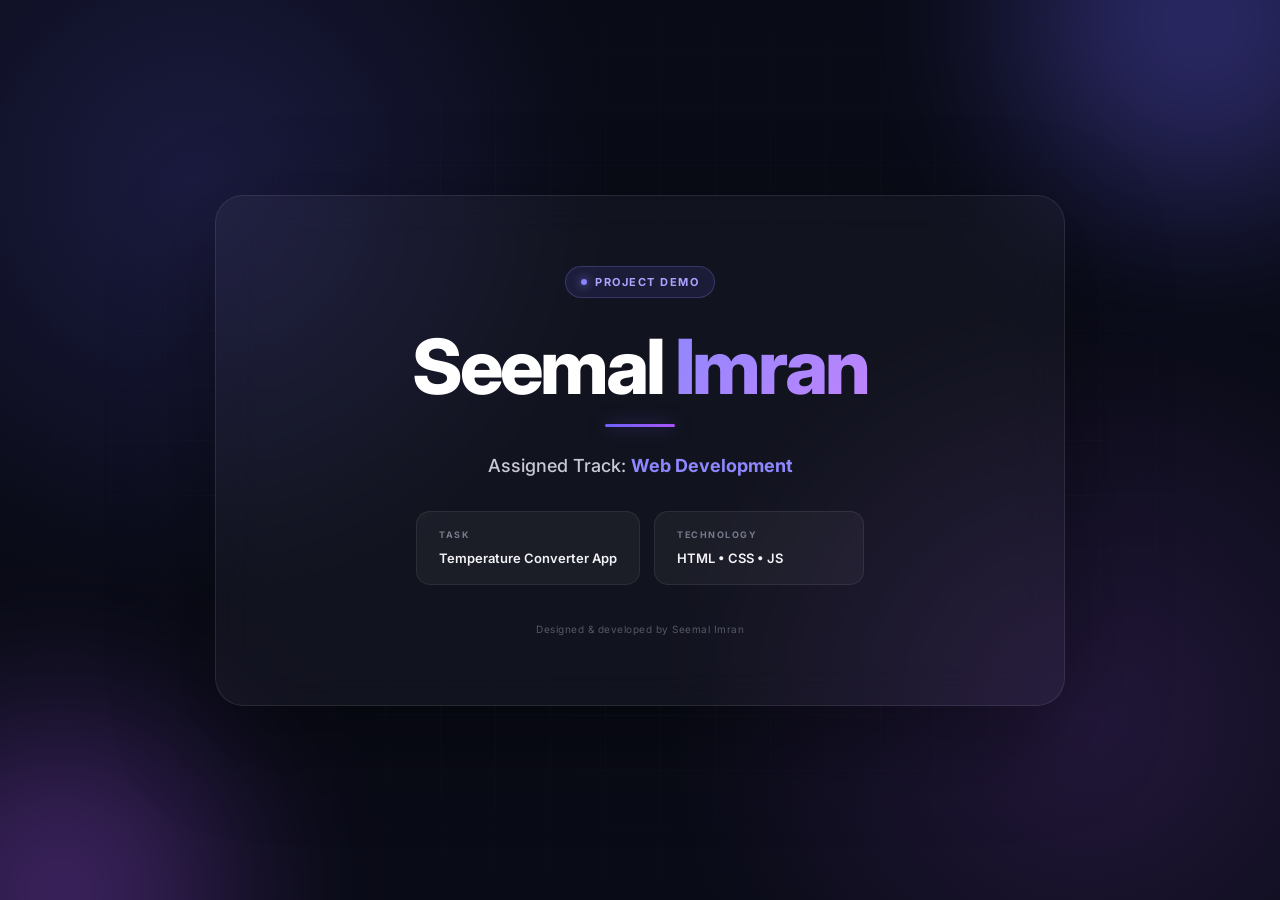
<file: Track/title.html>
<!DOCTYPE html>
<html lang="en">

<head>

    <meta charset="UTF-8">
    <meta name="viewport" content="width=device-width, initial-scale=1.0">

    <title>Project Demo | Seemal Imran</title>

    <link rel="preconnect" href="https://fonts.googleapis.com">
    <link rel="preconnect" href="https://fonts.gstatic.com" crossorigin>

    <link href="https://fonts.googleapis.com/css2?family=Inter:wght@400;500;600;700;800&display=swap" rel="stylesheet">

    <style>
        /* ================================
           RESET
        ================================= */

        * {
            margin: 0;
            padding: 0;
            box-sizing: border-box;
        }


        /* ================================
           BODY
        ================================= */

        body {

            font-family: "Inter", sans-serif;

            min-height: 100vh;

            background:
                radial-gradient(circle at 15% 20%,
                    rgba(108, 99, 255, 0.18),
                    transparent 32%),
                radial-gradient(circle at 85% 80%,
                    rgba(168, 85, 247, 0.16),
                    transparent 32%),
                #090b16;

            color: white;

            display: flex;
            align-items: center;
            justify-content: center;

            overflow: hidden;
        }


        /* ================================
           MAIN CARD
        ================================= */

        .title-card {

            width: 100%;
            min-height: 100vh;

            display: flex;
            align-items: center;
            justify-content: center;

            position: relative;

            overflow: hidden;

            padding: 30px;
        }


        /* ================================
           BACKGROUND GRID
        ================================= */

        .grid {

            position: absolute;

            inset: 0;

            background-image:
                linear-gradient(rgba(255, 255, 255, 0.025) 1px,
                    transparent 1px),
                linear-gradient(90deg,
                    rgba(255, 255, 255, 0.025) 1px,
                    transparent 1px);

            background-size: 55px 55px;

            mask-image:
                radial-gradient(ellipse at center,
                    black 30%,
                    transparent 80%);
        }


        /* ================================
           GLOW CIRCLES
        ================================= */

        .circle {

            position: absolute;

            border-radius: 50%;

            filter: blur(90px);

            opacity: 0.35;

            animation: float 7s ease-in-out infinite;
        }


        .circle-one {

            width: 360px;
            height: 360px;

            background: #6c63ff;

            top: -160px;
            right: -100px;
        }


        .circle-two {

            width: 320px;
            height: 320px;

            background: #a855f7;

            bottom: -150px;
            left: -100px;

            animation-delay: -3s;
        }


        @keyframes float {

            0%,
            100% {
                transform: translateY(0);
            }

            50% {
                transform: translateY(25px);
            }
        }


        /* ================================
           CONTENT
        ================================= */

        .content {

            position: relative;

            z-index: 2;

            width: 100%;
            max-width: 850px;

            text-align: center;

            padding: 70px 50px;

            background:
                rgba(255, 255, 255, 0.035);

            border:

                1px solid rgba(255, 255, 255, 0.09);

            border-radius: 28px;

            backdrop-filter: blur(20px);

            box-shadow:

                0 30px 100px rgba(0, 0, 0, 0.35);

            animation: cardAppear 0.8s ease forwards;
        }


        @keyframes cardAppear {

            from {

                opacity: 0;

                transform:
                    translateY(20px) scale(.98);
            }

            to {

                opacity: 1;

                transform:
                    translateY(0) scale(1);
            }
        }


        /* ================================
           TOP BADGE
        ================================= */

        .badge {

            display: inline-flex;

            align-items: center;

            gap: 8px;

            padding: 8px 15px;

            border-radius: 50px;

            background:
                rgba(108, 99, 255, 0.12);

            border:
                1px solid rgba(139, 131, 255, 0.25);

            color: #aaa4ff;

            font-size: 11px;

            font-weight: 700;

            letter-spacing: 1.5px;

            text-transform: uppercase;

            margin-bottom: 30px;
        }


        .badge-dot {

            width: 6px;
            height: 6px;

            border-radius: 50%;

            background: #8b83ff;

            box-shadow:
                0 0 10px #8b83ff;
        }


        /* ================================
           NAME
        ================================= */

        h1 {

            font-size: clamp(48px, 7vw, 76px);

            line-height: 1;

            letter-spacing: -3px;

            font-weight: 800;

            margin-bottom: 20px;
        }


        h1 span {

            background:
                linear-gradient(135deg,
                    #8f87ff,
                    #c084fc);

            -webkit-background-clip: text;

            -webkit-text-fill-color: transparent;
        }


        /* ================================
           DIVIDER
        ================================= */

        .line {

            width: 70px;

            height: 3px;

            background:
                linear-gradient(90deg,
                    #6c63ff,
                    #a855f7);

            border-radius: 50px;

            margin: 0 auto 28px;

            box-shadow:
                0 0 18px rgba(108, 99, 255, .5);
        }


        /* ================================
           SUBTITLE
        ================================= */

        .role {

            color: #c9cad5;

            font-size: 18px;

            font-weight: 500;

            margin-bottom: 35px;
        }


        .role span {

            color: #8f87ff;

            font-weight: 700;
        }


        /* ================================
           PROJECT INFO
        ================================= */

        .project-info {

            display: flex;

            justify-content: center;

            gap: 14px;

            flex-wrap: wrap;
        }


        .info-card {

            min-width: 210px;

            padding: 17px 22px;

            text-align: left;

            background:
                rgba(255, 255, 255, 0.045);

            border:
                1px solid rgba(255, 255, 255, 0.08);

            border-radius: 14px;

            transition: .25s ease;
        }


        .info-card:hover {

            transform: translateY(-4px);

            background:
                rgba(255, 255, 255, 0.07);

            border-color:
                rgba(139, 131, 255, .3);
        }


        .info-label {

            display: block;

            color: #777b8d;

            font-size: 9px;

            font-weight: 700;

            letter-spacing: 1.5px;

            text-transform: uppercase;

            margin-bottom: 7px;
        }


        .info-value {

            color: #f3f3f7;

            font-size: 13px;

            font-weight: 600;
        }


        /* ================================
           FOOTER
        ================================= */

        .footer {

            margin-top: 38px;

            color: #555968;

            font-size: 10px;

            letter-spacing: .5px;
        }


        /* ================================
           RESPONSIVE
        ================================= */

        @media (max-width: 600px) {

            .title-card {

                padding: 18px;
            }


            .content {

                padding: 50px 22px;

                border-radius: 22px;
            }


            h1 {

                font-size: 48px;

                letter-spacing: -2px;
            }


            .role {

                font-size: 15px;

                line-height: 1.6;
            }


            .project-info {

                flex-direction: column;
            }


            .info-card {

                width: 100%;

                min-width: 0;

                text-align: center;
            }

        }
    </style>

</head>


<body>


    <section class="title-card">

        <!-- Background -->
        <div class="grid"></div>

        <div class="circle circle-one"></div>

        <div class="circle circle-two"></div>


        <!-- Main Content -->

        <div class="content">


            <!-- Badge -->

            <div class="badge">

                <span class="badge-dot"></span>

                Project Demo

            </div>


            <!-- Name -->

            <h1>

                Seemal
                <span>Imran</span>

            </h1>


            <!-- Divider -->

            <div class="line"></div>


            <!-- Track -->

            <p class="role">

                Assigned Track:
                <span>Web Development</span>

            </p>


            <!-- Project Information -->

            <div class="project-info">


                <div class="info-card">

                    <span class="info-label">
                        Task
                    </span>

                    <span class="info-value">
                        Temperature Converter App
                    </span>

                </div>


                <div class="info-card">

                    <span class="info-label">
                        Technology
                    </span>

                    <span class="info-value">
                        HTML • CSS • JS
                    </span>

                </div>


            </div>


            <!-- Footer -->

            <p class="footer">

                Designed & developed by Seemal Imran

            </p>


        </div>

    </section>


</body>

</html>
</file>
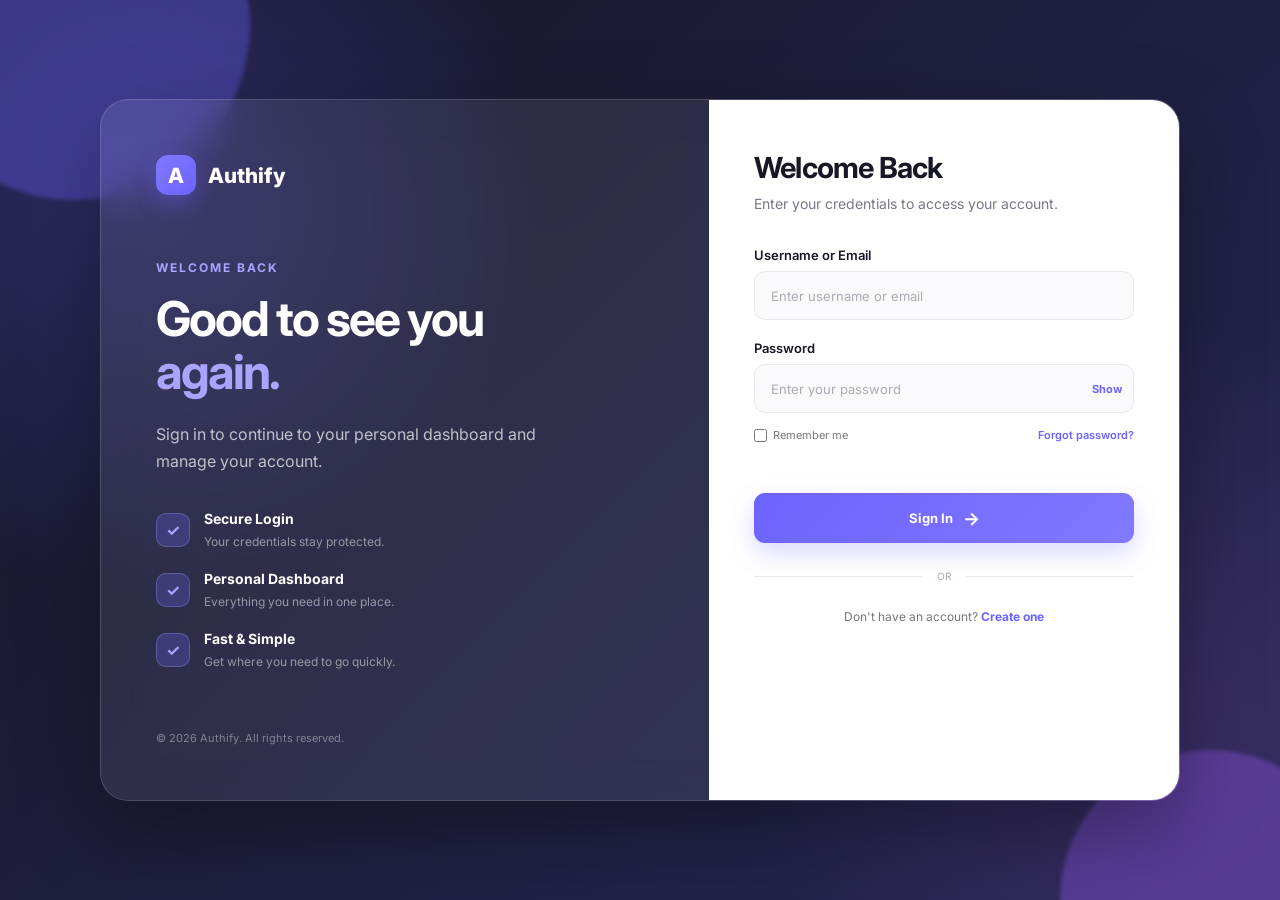
<file: WebDev-L2-LoginAuthenticationSystem/dashboard.html>
<!DOCTYPE html>
<html lang="en">

<head>
    <meta charset="UTF-8">
    <meta name="viewport" content="width=device-width, initial-scale=1.0">
    <title>Dashboard | Authify</title>
    <link rel="preconnect" href="https://fonts.googleapis.com">
    <link rel="preconnect" href="https://fonts.gstatic.com" crossorigin>
    <link href="https://fonts.googleapis.com/css2?family=Inter:wght@400;500;600;700;800&display=swap" rel="stylesheet">
    <link rel="stylesheet" href="style.css">
    <link rel="stylesheet" href="https://cdnjs.cloudflare.com/ajax/libs/font-awesome/6.5.2/css/all.min.css">
</head>

<body class="dashboard-page">
    <div class="dashboard-layout">
        <!-- =========================
             SIDEBAR
        ========================== -->
        <aside class="sidebar">
            <div class="sidebar-brand">
                <div class="brand-icon">A</div>
                <span>Authify</span>
            </div>
            <nav>
                <a href="#" class="nav-item active">
                    Dashboard
                </a>
                <a href="#" class="nav-item">
                    Profile
                </a>
                <a href="#" class="nav-item">
                    Settings
                </a>
            </nav>
            <div class="sidebar-bottom">
                <button id="logoutBtn" class="logout-btn">
                    <i class="fa-solid fa-right-from-bracket"></i>
                    <span>Logout</span>
                </button>
            </div>
        </aside>
        <!-- =========================
             MAIN DASHBOARD
        ========================== -->
        <main class="dashboard-main">
            <!-- Header -->
            <header class="dashboard-header">
                <div>
                    <p class="header-label">
                        OVERVIEW
                    </p>
                    <h1>
                        Dashboard
                    </h1>
                </div>
                <div class="header-user">
                    <div class="avatar" id="userAvatar">
                        U
                    </div>
                    <div class="header-user-info">
                        <strong id="headerUsername">
                            User
                        </strong>
                        <span>
                            Online
                        </span>
                    </div>
                </div>
            </header>
            <!-- =========================
                 WELCOME CARD
            ========================== -->
            <section class="welcome-card">
                <div>
                    <span class="welcome-label">
                        WELCOME BACK
                    </span>
                    <h2>
                        Hello,
                        <span id="userDisplay">User</span>!
                    </h2>
                    <p>
                        You're successfully logged in.
                        Here's an overview of your account.
                    </p>
                </div>
            </section>
            <!-- =========================
                 STATISTICS
            ========================== -->
            <section class="stats-grid">
                <div class="stat-card">
                    <div>
                        <span>
                            Total Sessions
                        </span>
                        <strong id="sessionCount">
                            1
                        </strong>
                    </div>
                </div>
                <div class="stat-card">
                    <div>
                        <span>
                            Account Status
                        </span>
                        <strong>
                            Active
                        </strong>
                    </div>
                </div>
                <div class="stat-card">
                    <div>
                        <span>
                            Security
                        </span>
                        <strong>
                            Protected
                        </strong>
                    </div>
                </div>
            </section>
            <!-- =========================
                 CONTENT
            ========================== -->
            <section class="dashboard-grid">
                <!-- Recent Activity -->
                <div class="content-card">
                    <div class="card-heading">
                        <div>
                            <h3>
                                Recent Activity
                            </h3>
                            <p>
                                Your latest account activity
                            </p>
                        </div>
                    </div>
                    <div class="activity">
                        <div>
                            <strong>
                                Successful login
                            </strong>
                            <p>
                                You logged into your account.
                            </p>
                        </div>
                        <span class="activity-time">
                            Now
                        </span>
                    </div>
                    <div class="activity">
                        <div>
                            <strong>
                                Account verified
                            </strong>
                            <p>
                                Your account is active.
                            </p>
                        </div>
                        <span class="activity-time">
                            Today
                        </span>
                    </div>
                </div>
                <!-- Account -->
                <div class="content-card account-card">
                    <div class="card-heading">
                        <div>
                            <h3>
                                Account
                            </h3>
                            <p>
                                Your account information
                            </p>
                        </div>
                    </div>
                    <div class="account-info">
                        <div class="account-avatar" id="accountAvatar">
                            U
                        </div>
                        <div>
                            <strong id="accountUsername">
                                User
                            </strong>
                            <span id="accountEmail">
                                Account member
                            </span>
                        </div>
                    </div>
                    <div class="account-status">
                        Account Active
                    </div>
                </div>
            </section>
            <!-- =========================
                 FOOTER
            ========================== -->
            <footer class="dashboard-footer">
                Authify Dashboard • Built with HTML, CSS & JavaScript
            </footer>
        </main>
    </div>
    <script src="script.js"></script>
</body>

</html>
</file>
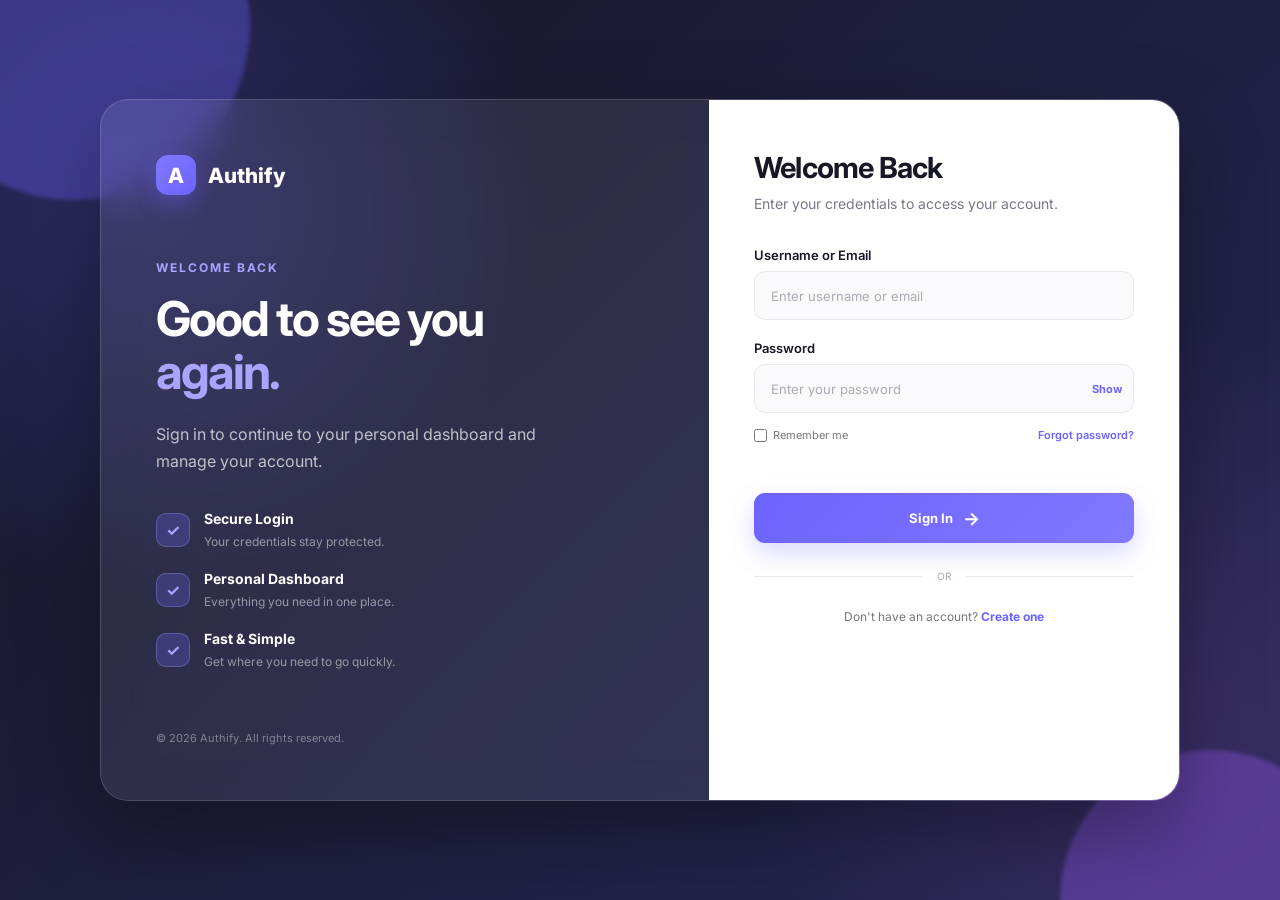
<file: WebDev-L2-LoginAuthenticationSystem/login.html>
<!DOCTYPE html>
<html lang="en">

<head>
    <meta charset="UTF-8">
    <meta name="viewport" content="width=device-width, initial-scale=1.0">
    <title>Login | Authify</title>
    <link rel="preconnect" href="https://fonts.googleapis.com">
    <link rel="preconnect" href="https://fonts.gstatic.com" crossorigin>
    <link href="https://fonts.googleapis.com/css2?family=Inter:wght@400;500;600;700;800&display=swap" rel="stylesheet">
    <link rel="stylesheet" href="style.css">
</head>

<body>
    <main class="auth-page">
        <div class="bg-shape shape-one"></div>
        <div class="bg-shape shape-two"></div>
        <section class="auth-wrapper">
            <!-- Left Side -->
            <div class="auth-intro">
                <div class="brand">
                    <div class="brand-icon">A</div>
                    <span>Authify</span>
                </div>
                <div class="intro-content">
                    <span class="eyebrow">WELCOME BACK</span>
                    <h1>
                        Good to see you
                        <span>again.</span>
                    </h1>
                    <p>
                        Sign in to continue to your personal dashboard
                        and manage your account.
                    </p>
                    <div class="feature-list">
                        <div class="feature">
                            <div class="feature-icon">✓</div>
                            <div>
                                <strong>Secure Login</strong>
                                <span>Your credentials stay protected.</span>
                            </div>
                        </div>
                        <div class="feature">
                            <div class="feature-icon">✓</div>
                            <div>
                                <strong>Personal Dashboard</strong>
                                <span>Everything you need in one place.</span>
                            </div>
                        </div>
                        <div class="feature">
                            <div class="feature-icon">✓</div>
                            <div>
                                <strong>Fast & Simple</strong>
                                <span>Get where you need to go quickly.</span>
                            </div>
                        </div>
                    </div>
                </div>
                <p class="copyright">© 2026 Authify. All rights reserved.</p>
            </div>
            <!-- Login Card -->
            <div class="auth-card">
                <div class="mobile-brand">
                    <div class="brand-icon">A</div>
                    <span>Authify</span>
                </div>
                <div class="form-header">
                    <h2>Welcome Back</h2>
                    <p>Enter your credentials to access your account.</p>
                </div>
                <form id="loginForm">
                    <div class="form-group">
                        <label for="loginUsername">
                            Username or Email
                        </label>
                        <div class="input-wrapper">
                            <input type="text" id="loginUsername" placeholder="Enter username or email"
                                autocomplete="username">
                        </div>
                    </div>
                    <div class="form-group">
                        <label for="loginPassword">
                            Password
                        </label>
                        <div class="input-wrapper">
                            <input type="password" id="loginPassword" placeholder="Enter your password"
                                autocomplete="current-password">
                            <button type="button" class="password-toggle" data-target="loginPassword">
                                Show
                            </button>
                        </div>
                    </div>
                    <div class="login-options">
                        <label class="remember">
                            <input type="checkbox" id="rememberMe">
                            <span>Remember me</span>
                        </label>
                        <a href="#" id="forgotPassword">
                            Forgot password?
                        </a>
                    </div>
                    <p id="loginError" class="error-message"></p>
                    <button type="submit" class="primary-btn" id="loginBtn">
                        <span>Sign In</span>
                        <span class="btn-arrow">→</span>
                    </button>
                </form>
                <div class="divider">
                    <span>OR</span>
                </div>
                <p class="switch-text">
                    Don't have an account?
                    <a href="register.html">Create one</a>
                </p>
            </div>
        </section>
    </main>
    <script src="script.js"></script>
</body>

</html>
</file>
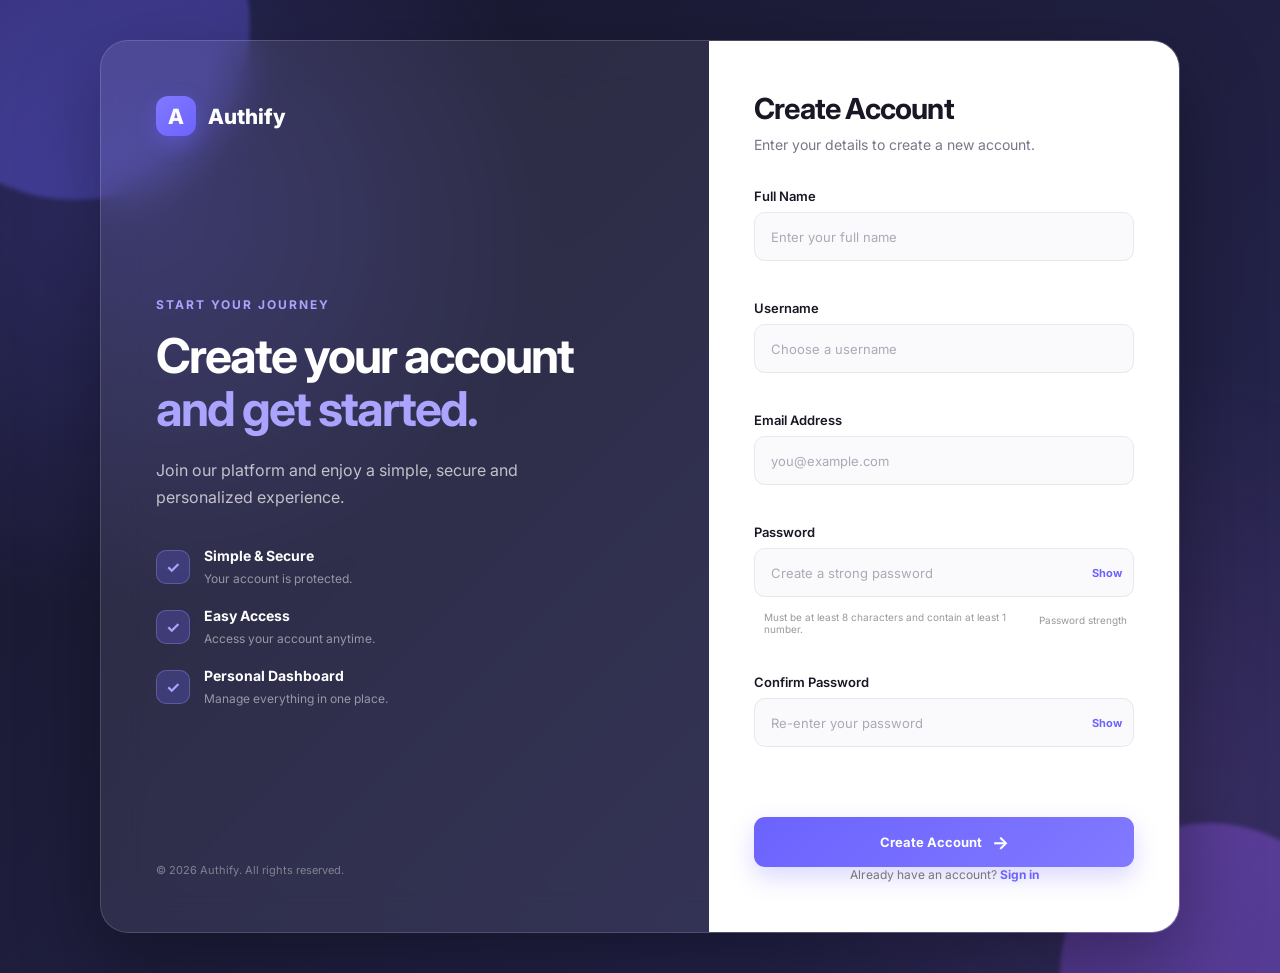
<file: WebDev-L2-LoginAuthenticationSystem/register.html>
<!DOCTYPE html>
<html lang="en">

<head>
    <meta charset="UTF-8">
    <meta name="viewport" content="width=device-width, initial-scale=1.0">
    <title>Create Account</title>
    <link rel="preconnect" href="https://fonts.googleapis.com">
    <link rel="preconnect" href="https://fonts.gstatic.com" crossorigin>
    <link href="https://fonts.googleapis.com/css2?family=Inter:wght@400;500;600;700;800&display=swap" rel="stylesheet">
    <link rel="stylesheet" href="style.css">
</head>

<body>
    <main class="auth-page">
        <!-- Decorative Background -->
        <div class="bg-shape shape-one"></div>
        <div class="bg-shape shape-two"></div>
        <section class="auth-wrapper">
            <!-- Left Side -->
            <div class="auth-intro">
                <div class="brand">
                    <div class="brand-icon">A</div>
                    <span>Authify</span>
                </div>
                <div class="intro-content">
                    <span class="eyebrow">START YOUR JOURNEY</span>
                    <h1>
                        Create your account
                        <span>and get started.</span>
                    </h1>
                    <p>
                        Join our platform and enjoy a simple, secure
                        and personalized experience.
                    </p>
                    <div class="feature-list">
                        <div class="feature">
                            <div class="feature-icon">✓</div>
                            <div>
                                <strong>Simple & Secure</strong>
                                <span>Your account is protected.</span>
                            </div>
                        </div>
                        <div class="feature">
                            <div class="feature-icon">✓</div>
                            <div>
                                <strong>Easy Access</strong>
                                <span>Access your account anytime.</span>
                            </div>
                        </div>
                        <div class="feature">
                            <div class="feature-icon">✓</div>
                            <div>
                                <strong>Personal Dashboard</strong>
                                <span>Manage everything in one place.</span>
                            </div>
                        </div>
                    </div>
                </div>
                <p class="copyright">© 2026 Authify. All rights reserved.</p>
            </div>
            <!-- Register Card -->
            <div class="auth-card">
                <div class="mobile-brand">
                    <div class="brand-icon">A</div>
                    <span>Authify</span>
                </div>
                <div class="form-header">
                    <h2>Create Account</h2>
                    <p>Enter your details to create a new account.</p>
                </div>
                <form id="registerForm">
                    <div class="form-group">
                        <label for="registerName">Full Name</label>
                        <div class="input-wrapper">
                            <input type="text" id="registerName" placeholder="Enter your full name" autocomplete="name">
                        </div>
                        <small class="field-error" id="nameError"></small>
                    </div>
                    <div class="form-group">
                        <label for="registerUsername">Username</label>
                        <div class="input-wrapper">
                            <input type="text" id="registerUsername" placeholder="Choose a username"
                                autocomplete="username">
                        </div>
                        <small class="field-error" id="usernameError"></small>
                    </div>
                    <div class="form-group">
                        <label for="registerEmail">Email Address</label>
                        <div class="input-wrapper">
                            <input type="email" id="registerEmail" placeholder="you@example.com" autocomplete="email">
                        </div>
                        <small class="field-error" id="emailError"></small>
                    </div>
                    <div class="form-group">
                        <label for="registerPassword">Password</label>
                        <div class="input-wrapper">
                            <input type="password" id="registerPassword" placeholder="Create a strong password"
                                autocomplete="new-password">
                            <button type="button" class="password-toggle" data-target="registerPassword">
                                Show
                            </button>
                        </div>
                        <div class="password-strength">
                            <div class="strength-bar">
                                <span id="strengthBar"></span>
                            </div>
                            <small class="password-hint">
                                Must be at least 8 characters and contain at least 1 number.
                            </small>
                            <span id="strengthText">Password strength</span>
                        </div>
                        <small class="field-error" id="passwordError"></small>
                    </div>
                    <div class="form-group">
                        <label for="confirmPassword">Confirm Password</label>
                        <div class="input-wrapper">
                            <input type="password" id="confirmPassword" placeholder="Re-enter your password"
                                autocomplete="new-password">
                            <button type="button" class="password-toggle" data-target="confirmPassword">
                                Show
                            </button>
                        </div>
                        <small class="field-error" id="confirmError"></small>
                    </div>
                    <p id="registerSuccess" class="success-message"></p>
                    <button type="submit" class="primary-btn" id="registerBtn">
                        <span>Create Account</span>
                        <span class="btn-arrow">→</span>
                    </button>
                </form>
                <p class="switch-text">
                    Already have an account?
                    <a href="login.html">Sign in</a>
                </p>
            </div>
        </section>
    </main>
    <script src="script.js"></script>
</body>

</html>
</file>
<file: WebDev-L1-LandingPage/style.css>
:root {
  --ink: #10233a;
  --ink-soft: #2e4258;
  --muted: #5b6470;
  --paper: #f5f3ee;
  --panel: #ffffff;
  --line: #dfdacf;
  --accent: #c9861a;
  --accent-dark: #a66c11;
  --radius-sm: 6px;
  --radius-md: 10px;
  --maxw: 1160px;
}

* {
  margin: 0;
  padding: 0;
  box-sizing: border-box;
}

html {
  scroll-behavior: smooth;
}

html,
body {
  width: 100%;
  overflow-x: hidden;
}

body {
  font-family: "Inter", Arial, sans-serif;
  font-size: 16px;
  line-height: 1.6;
  color: var(--ink-soft);
  background: var(--paper);
}

h1,
h2,
h3 {
  font-family: "Fraunces", Georgia, serif;
  color: var(--ink);
  line-height: 1.15;
  font-weight: 600;
}

a {
  color: inherit;
  text-decoration: none;
}

img {
  max-width: 100%;
  display: block;
}

section {
  scroll-margin-top: 84px;
}

:focus-visible {
  outline: 2px solid var(--accent);
  outline-offset: 3px;
}

.wrap {
  max-width: var(--maxw);
  margin: 0 auto;
  padding: 0 24px;
}

.btn {
  display: inline-flex;
  align-items: center;
  gap: 8px;
  font-family: "Inter", sans-serif;
  font-weight: 600;
  font-size: 15px;
  padding: 13px 26px;
  border-radius: 999px;
  border: 1px solid transparent;
  cursor: pointer;
  transition:
    transform 0.18s ease,
    background-color 0.18s ease,
    box-shadow 0.18s ease;
}

.btn:hover {
  transform: translateY(-2px);
}

.btn-primary {
  background: var(--accent);
  color: #fff;
}

.btn-primary:hover {
  background: var(--accent-dark);
}

.btn-ghost {
  background: transparent;
  border-color: var(--line);
  color: var(--ink);
}

.btn-ghost:hover {
  border-color: var(--ink);
}

.eyebrow {
  font-size: 14px;
  font-weight: 600;
  color: var(--accent-dark);
}

.site-nav {
  position: sticky;
  top: 0;
  z-index: 100;
  background: rgba(245, 243, 238, 0.92);
  backdrop-filter: blur(8px);
  border-bottom: 1px solid var(--line);
}

.site-nav .wrap {
  display: flex;
  align-items: center;
  justify-content: space-between;
  min-height: 76px;
}

.brand {
  font-family: "Fraunces", serif;
  font-size: 22px;
  font-weight: 700;
  color: var(--ink);
}

.nav-links {
  display: flex;
  align-items: center;
  gap: 32px;
  list-style: none;
}

.nav-links a {
  font-size: 15px;
  font-weight: 500;
  color: var(--ink-soft);
  padding: 6px 2px;
  border-bottom: 2px solid transparent;
  transition:
    border-color 0.2s ease,
    color 0.2s ease;
}

.nav-links a:hover {
  color: var(--ink);
  border-color: var(--accent);
}

.nav-cta {
  display: none;
}

.nav-toggle {
  display: none;
  align-items: center;
  justify-content: center;
  background: none;
  border: 1px solid var(--line);
  border-radius: var(--radius-sm);
  width: 42px;
  height: 38px;
  font-size: 18px;
  color: var(--ink);
  cursor: pointer;
}

.menu-toggle {
  display: none !important;
}

/* Hero section */

.hero {
  padding: 60px 0 70px;
}

.hero .wrap {
  display: grid;
  grid-template-columns: 1.05fr 0.95fr;
  gap: 64px;
  align-items: center;
}

.hero h1 {
  font-size: clamp(2.1rem, 3.4vw, 3.1rem);
  margin: 14px 0 22px;
  max-width: 15ch;
}

.hero p.lead {
  font-size: 17px;
  color: var(--muted);
  max-width: 46ch;
  margin-bottom: 32px;
}

.hero-actions {
  display: flex;
  flex-wrap: wrap;
  gap: 16px;
  align-items: center;
}

.mock {
  background: var(--panel);
  border: 1px solid var(--line);
  border-radius: var(--radius-md);
  box-shadow: 0 24px 50px -28px rgba(16, 35, 58, 0.35);
  overflow: hidden;
  opacity: 1;
}

.mock-bar {
  display: flex;
  align-items: center;
  gap: 6px;
  padding: 12px 14px;
  background: #efebe1;
  border-bottom: 1px solid var(--line);
}

.mock-bar span {
  width: 9px;
  height: 9px;
  border-radius: 50%;
  background: var(--line);
}

.mock-bar span:nth-child(1) {
  background: #d8b4a0;
}

.mock-bar span:nth-child(2) {
  background: #e4cb8c;
}

.mock-bar span:nth-child(3) {
  background: #a9c1ac;
}

.mock-body {
  padding: 26px;
}

.mock-block {
  background: #e6e0d4;
  border-radius: 6px;
}

.mock-nav {
  height: 14px;
  width: 40%;
  margin-bottom: 22px;
}

.mock-hero {
  height: 64px;
  width: 100%;
  margin-bottom: 14px;
  background: linear-gradient(120deg, #c9861a35, #10233a20);
}

.mock-line {
  height: 10px;
  border-radius: 4px;
  margin-bottom: 10px;
}

.mock-line.short {
  width: 55%;
}

.mock-line.med {
  width: 78%;
}

.mock-grid {
  display: grid;
  grid-template-columns: repeat(3, 1fr);
  gap: 10px;
  margin-top: 18px;
}

.mock-card {
  height: 52px;
  border-radius: 6px;
}

/* Header Section */

.section-head {
  max-width: 52ch;
  margin-bottom: 44px;
}

.section-head h2 {
  font-size: clamp(1.6rem, 2.4vw, 2.1rem);
  margin-top: 10px;
}

.section-head p {
  color: var(--muted);
  margin-top: 12px;
  font-size: 15.5px;
}

/* Features */

.features {
  padding: 80px 0;
}

.feature-grid {
  display: grid;
  grid-template-columns: repeat(4, 1fr);
  gap: 20px;
}

.feature-card {
  background: var(--panel);
  border: 1px solid var(--line);
  border-radius: var(--radius-md);
  padding: 26px 22px;
  box-shadow: 0 8px 24px rgba(16, 35, 58, 0.06);
  transition:
    transform 0.2s ease,
    box-shadow 0.2s ease;
}

.feature-card:hover {
  transform: translateY(-3px);
  box-shadow: 0 14px 30px rgba(16, 35, 58, 0.1);
}

.feature-card i {
  font-size: 20px;
  color: var(--accent-dark);
  margin-bottom: 16px;
}

.feature-card h3 {
  font-size: 17px;
  font-family: "Inter", sans-serif;
  font-weight: 600;
  margin-bottom: 8px;
}

.feature-card p {
  font-size: 14.5px;
  color: var(--muted);
}

/* Process */

.process {
  padding: 80px 0;
  background: var(--panel);
  border-top: 1px solid var(--line);
  border-bottom: 1px solid var(--line);
}

.process-steps {
  display: grid;
  grid-template-columns: repeat(3, 1fr);
  gap: 28px;
}

.step {
  position: relative;
  padding-left: 2px;
}

.step-num {
  font-family: "Fraunces", serif;
  font-size: 15px;
  font-weight: 600;
  color: var(--accent-dark);
  border: 1px solid var(--line);
  border-radius: 50%;
  width: 34px;
  height: 34px;
  display: flex;
  align-items: center;
  justify-content: center;
  margin-bottom: 16px;
}

.step h3 {
  font-size: 17px;
  font-family: "Inter", sans-serif;
  font-weight: 600;
  margin-bottom: 8px;
  color: var(--ink);
}

.step p {
  font-size: 14.5px;
  color: var(--muted);
}

/* Pricing */

.pricing {
  padding: 80px 0;
}

.price-grid {
  display: grid;
  grid-template-columns: repeat(2, 1fr);
  gap: 24px;
}

.price-card {
  background: var(--panel);
  border: 1px solid var(--line);
  border-radius: var(--radius-md);
  padding: 32px;
  display: flex;
  flex-direction: column;
  gap: 14px;
  box-shadow: 0 8px 24px rgba(16, 35, 58, 0.05);
}

.price-card .btn {
  width: 100%;
  justify-content: center;
}

.price-card.is-highlight {
  border-color: var(--accent);
  box-shadow: 0 20px 40px -28px rgba(201, 134, 26, 0.45);
}

.price-card h3 {
  font-family: "Inter", sans-serif;
  font-size: 16px;
  font-weight: 700;
  text-transform: none;
  color: var(--ink);
}

.price-amount {
  font-family: "Fraunces", serif;
  font-size: 2.2rem;
  color: var(--ink);
}

.price-amount span {
  font-family: "Inter", sans-serif;
  font-size: 14px;
  color: var(--muted);
  font-weight: 500;
}

.price-card ul {
  list-style: none;
  display: flex;
  flex-direction: column;
  gap: 9px;
  margin: 6px 0 10px;
}

.price-card li {
  font-size: 14.5px;
  color: var(--muted);
  display: flex;
  gap: 9px;
}

.price-card li i {
  color: var(--accent-dark);
  margin-top: 3px;
}

/* Footer */

.site-footer {
  background: var(--ink);
  color: #c7d0da;
  padding: 64px 0 0;
}

.footer-grid {
  display: grid;
  grid-template-columns: 1.4fr repeat(3, 1fr);
  gap: 32px;
  padding-bottom: 44px;
  border-bottom: 1px solid rgba(255, 255, 255, 0.12);
}

.footer-brand h4 {
  font-family: "Fraunces", serif;
  color: #fff;
  font-size: 20px;
  margin-bottom: 12px;
}

.footer-brand p {
  font-size: 14px;
  color: #93a0ae;
  max-width: 32ch;
}

.footer-col h5 {
  font-size: 13.5px;
  font-weight: 600;
  color: #fff;
  margin-bottom: 16px;
}

.footer-col ul {
  list-style: none;
  display: flex;
  flex-direction: column;
  gap: 10px;
}

.footer-col a {
  font-size: 14px;
  color: #93a0ae;
  transition: color 0.2s ease;
}

.footer-col a:hover {
  color: #fff;
}

.footer-social {
  display: flex;
  gap: 14px;
  margin-top: 4px;
}

.footer-social a {
  width: 34px;
  height: 34px;
  border: 1px solid rgba(255, 255, 255, 0.18);
  border-radius: 50%;
  display: flex;
  align-items: center;
  justify-content: center;
  font-size: 14px;
}

.footer-social a:hover {
  border-color: #fff;
}

.footer-bottom {
  display: flex;
  justify-content: space-between;
  align-items: center;
  padding: 22px 0;
  font-size: 13px;
  color: #7c8896;
  flex-wrap: wrap;
  gap: 10px;
}

/* Responsiveness */

@media (max-width: 960px) {
  .hero .wrap {
    grid-template-columns: 1fr;
    gap: 44px;
  }

  .hero {
    padding: 52px 0 64px;
  }

  .feature-grid {
    grid-template-columns: repeat(2, 1fr);
  }

  .process-steps {
    grid-template-columns: 1fr;
    gap: 32px;
  }

  .price-grid {
    grid-template-columns: 1fr;
  }

  .footer-grid {
    grid-template-columns: 1fr 1fr;
  }
}

@media (max-width: 720px) {
  .nav-links {
    position: absolute;
    top: 76px;
    left: 0;
    right: 0;
    background: var(--paper);
    border-bottom: 1px solid var(--line);
    flex-direction: column;
    align-items: flex-start;
    gap: 0;
    padding: 8px 24px 18px;
    display: none;
  }

  .menu-toggle:checked ~ nav .nav-links {
    display: flex;
  }

  .nav-links a {
    width: 100%;
    padding: 12px 0;
    border-bottom: 1px solid var(--line);
  }

  .nav-toggle {
    display: flex;
    align-items: center;
    justify-content: center;
    margin-left: auto;
  }

  .feature-grid {
    grid-template-columns: 1fr;
  }

  .footer-grid {
    grid-template-columns: 1fr;
    gap: 28px;
  }
}

@media (max-width: 480px) {
  .wrap {
    padding: 0 18px;
  }

  .hero h1 {
    max-width: none;
  }

  .btn {
    padding: 13px 24px;
    font-size: 14px;
  }
}
</file>
<file: WebDev-L1-TempatureConverterWebsite/style.css>
@import url("https://fonts.googleapis.com/css2?family=Space+Grotesk:wght@400;500;600;700&family=JetBrains+Mono:wght@400;500;700&display=swap");

:root {
  --bg: #0e1620;
  --panel: #141f2b;
  --panel-border: #253645;
  --text: #e8edf3;
  --muted: #8798a8;
  --tube-glass: #2c3d4d;
  --cold: #4cc9f0;
  --mid: #f4a261;
  --hot: #e6455a;
  --focus: #6fd0ff;
  --radius: 10px;
}

* {
  margin: 0;
  padding: 0;
  box-sizing: border-box;
}

body {
  min-height: 100vh;
  background:
    radial-gradient(1200px 600px at 15% -10%, #17293a 0%, transparent 60%),
    var(--bg);
  color: var(--text);
  font-family: "Space Grotesk", system-ui, sans-serif;
  display: flex;
  justify-content: center;
  padding: 48px 20px;
}

.page {
  width: 100%;
  max-width: 920px;
}

header {
  margin-bottom: 36px;
  max-width: 60ch;
}

h1 {
  font-size: clamp(1.6rem, 2.4vw, 2.1rem);
  font-weight: 700;
  letter-spacing: -0.01em;
  color: var(--text);
  margin-bottom: 10px;
}

header p {
  color: var(--muted);
  font-size: 0.98rem;
  line-height: 1.55;
}

.layout {
  display: grid;
  grid-template-columns: 260px 1fr;
  gap: 36px;
  align-items: start;
}

@media (max-width: 780px) {
  .layout {
    grid-template-columns: 1fr;
  }

  .gauge-panel {
    max-width: 320px;
    margin: 0 auto;
  }
}

/* ---- Gauge panel ---- */
.gauge-panel {
  background: var(--panel);
  border: 1px solid var(--panel-border);
  border-radius: var(--radius);
  padding: 20px 12px 24px;
}

.gauge-panel svg {
  width: 100%;
  height: auto;
  display: block;
}

.tick-label {
  font-family: "JetBrains Mono", monospace;
  font-size: 10.5px;
  fill: var(--muted);
}

.tick-line {
  stroke: var(--panel-border);
  stroke-width: 1;
  stroke-dasharray: 2 3;
}

.scale-heading {
  font-family: "JetBrains Mono", monospace;
  font-size: 10.5px;
  fill: var(--muted);
  letter-spacing: 0.03em;
}

.tube-glass {
  fill: none;
  stroke: var(--tube-glass);
  stroke-width: 2;
}

.bulb-glass {
  fill: none;
  stroke: var(--tube-glass);
  stroke-width: 2;
}

#mercury-fill,
#bulb-fill {
  transition:
    y 0.5s cubic-bezier(0.4, 0, 0.2, 1),
    height 0.5s cubic-bezier(0.4, 0, 0.2, 1),
    fill 0.5s ease;
}

#marker {
  transition:
    transform 0.5s cubic-bezier(0.4, 0, 0.2, 1),
    opacity 0.3s ease;
  opacity: 0;
}

#marker.active {
  opacity: 1;
}

@media (prefers-reduced-motion: reduce) {
  #mercury-fill,
  #bulb-fill,
  #marker {
    transition: none;
  }
}

/* ---- Form panel ---- */
.form-panel {
  background: var(--panel);
  border: 1px solid var(--panel-border);
  border-radius: var(--radius);
  padding: 28px;
}

.field {
  margin-bottom: 18px;
}

.field label {
  display: block;
  font-size: 0.85rem;
  color: var(--muted);
  margin-bottom: 7px;
}

input[type="number"],
select {
  width: 100%;
  padding: 12px 14px;
  background: #0e1620;
  border: 1px solid var(--panel-border);
  border-radius: 8px;
  color: var(--text);
  font-family: "JetBrains Mono", monospace;
  font-size: 1rem;
}

select {
  font-family: "Space Grotesk", sans-serif;
  cursor: pointer;
}

input::placeholder {
  color: #4d5c6c;
}

input:focus-visible,
select:focus-visible,
button:focus-visible {
  outline: 2px solid var(--focus);
  outline-offset: 2px;
  border-color: var(--focus);
}

button {
  width: 100%;
  padding: 13px;
  border: none;
  border-radius: 8px;
  background: var(--cold);
  color: #082130;
  font-family: "Space Grotesk", sans-serif;
  font-weight: 600;
  font-size: 0.98rem;
  cursor: pointer;
  transition: background 0.15s ease;
}

button:hover {
  background: #6fd8ff;
}

button:active {
  background: #38b4e0;
}

#error-message {
  color: var(--hot);
  font-size: 0.87rem;
  min-height: 20px;
  margin-top: 12px;
}

.results {
  margin-top: 22px;
  border-top: 1px solid var(--panel-border);
  padding-top: 20px;
}

.results h2 {
  font-size: 0.85rem;
  font-weight: 500;
  color: var(--muted);
  margin-bottom: 14px;
}

.readout-row {
  display: grid;
  grid-template-columns: repeat(3, 1fr);
  gap: 10px;
}

@media (max-width: 480px) {
  .readout-row {
    grid-template-columns: 1fr;
  }
}

.readout {
  background: #0a1119;
  border: 1px solid var(--panel-border);
  border-radius: 8px;
  padding: 14px 12px;
  text-align: center;
}

.readout span {
  display: block;
  font-size: 0.78rem;
  color: var(--muted);
  margin-bottom: 6px;
}

.readout strong {
  display: block;
  font-family: "JetBrains Mono", monospace;
  font-size: 1.25rem;
  font-weight: 700;
  letter-spacing: -0.01em;
}

#celsius-result {
  color: var(--cold);
}

#fahrenheit-result {
  color: var(--mid);
}

#kelvin-result {
  color: var(--hot);
}
</file>
<file: Webdev-L2-Calculator/style.css>
* {
  box-sizing: border-box;
}

body {
  font-family: Arial, Helvetica, sans-serif;
  min-height: 100vh;
  margin: 0;
  display: flex;
  justify-content: center;
  align-items: center;
  background:
    radial-gradient(circle at top left, #34345a, transparent 40%),
    radial-gradient(circle at bottom right, #25254a, transparent 40%), #101018;
}

/* Calculator */
.calculator {
  width: 340px;
  padding: 28px;
  border-radius: 28px;
  background: rgba(30, 30, 47, 0.92);
  border: 1px solid rgba(255, 255, 255, 0.08);
  box-shadow:
    0 25px 60px rgba(0, 0, 0, 0.45),
    inset 0 1px 0 rgba(255, 255, 255, 0.05);
}

/* Heading */
h1 {
  margin: 0 0 22px;
  color: #ffffff;
  font-size: 22px;
  font-weight: 600;
  letter-spacing: 0.5px;
  text-align: left;
}

/* Display */
input[type="text"] {
  width: 100%;
  height: 82px;
  margin-bottom: 22px;
  padding: 0 18px;

  border: 1px solid rgba(255, 255, 255, 0.06);
  border-radius: 18px;
  outline: none;

  background: #151520;
  color: #ffffff;

  font-size: 32px;
  font-weight: 500;
  text-align: right;

  box-shadow: inset 0 3px 8px rgba(0, 0, 0, 0.25);
}

/* Buttons grid */
.buttons {
  display: grid;
  grid-template-columns: repeat(4, 1fr);
  gap: 12px;
}

/* General buttons */
button {
  height: 58px;
  width: 100%;

  border: none;
  border-radius: 16px;

  background: #29293b;
  color: #ffffff;

  font-size: 18px;
  font-weight: 500;

  cursor: pointer;

  transition:
    transform 0.15s ease,
    background 0.15s ease,
    box-shadow 0.15s ease;
}

button:hover {
  background: #35354a;
  transform: translateY(-2px);
}

button:active {
  transform: scale(0.94);
}

/* AC button */
.clear {
  background: #3b2d3d;
  color: #ff8fa3;
}

.clear:hover {
  background: #493646;
}

/* Backspace */
.backspace {
  background: #29293b;
  color: #b9b9ff;
  font-size: 22px;
}

.backspace:hover {
  background: #38384d;
}

/* Operators */
button[data-value="+"],
button[data-value="-"],
button[data-value="*"],
button[data-value="/"] {
  background: #34345a;
  color: #aaaaff;
  font-size: 21px;
}

button[data-value="+"]:hover,
button[data-value="-"]:hover,
button[data-value="*"]:hover,
button[data-value="/"]:hover {
  background: #424270;
}

/* Equal button */
.equals {
  grid-column: span 3;

  background: #667eea;
  color: white;

  font-size: 21px;
  font-weight: 600;

  box-shadow: 0 8px 20px rgba(102, 126, 234, 0.25);
}

.equals:hover {
  background: #7489ee;
  box-shadow: 0 10px 25px rgba(102, 126, 234, 0.35);
}

/* Mobile */
@media (max-width: 400px) {
  .calculator {
    width: calc(100% - 30px);
    padding: 22px;
  }

  button {
    height: 54px;
  }

  input[type="text"] {
    height: 75px;
    font-size: 28px;
  }
}
</file>
<file: WebDev-L2-ToDoWebApp/style.css>
* {
  margin: 0;
  padding: 0;
  box-sizing: border-box;
  font-family: "Poppins", sans-serif;
}
body {
  min-height: 100vh;
  overflow-x: hidden;
}
.container {
  width: 100%;
  min-height: 100vh;
  background: linear-gradient(135deg, #153677, #4e0854);
  padding: 40px 15px;
}
.todo-app {
  width: 100%;
  max-width: 850px;
  background: #ffffff;
  margin: 50px auto 20px;
  padding: 40px;
  border-radius: 20px;
  box-shadow: 0 20px 50px rgba(0, 0, 0, 0.2);
}
/* Heading */
.todo-app h2 {
  color: #002765;
  display: flex;
  align-items: center;
  justify-content: center;
  gap: 10px;
  margin-bottom: 30px;
  font-size: 32px;
}
.todo-app h2 img {
  width: 35px;
  height: 35px;
  object-fit: contain;
}
/* Add Task */
.row {
  display: flex;
  align-items: center;
  background: #edeef0;
  border-radius: 12px;
  padding-left: 20px;
  margin-bottom: 40px;
  overflow: hidden;
}
#input-box {
  flex: 1;
  border: none;
  outline: none;
  padding: 17px 10px;
  background: transparent;
  font-size: 15px;
  min-width: 0;
}
#input-box::placeholder {
  color: #888;
}
#add-btn {
  border: none;
  outline: none;
  padding: 16px 30px;
  background-color: #ff5945;
  color: #ffffff;
  font-size: 15px;
  font-weight: 600;
  cursor: pointer;
  transition: 0.3s;
}
#add-btn:hover {
  background-color: #e94835;
}
/* Task Sections */
.task-section {
  margin-bottom: 40px;
}
.completed-section {
  margin-bottom: 0;
}
.section-title {
  display: flex;
  justify-content: space-between;
  align-items: center;
  margin-bottom: 15px;
  padding-bottom: 12px;
  border-bottom: 2px solid #edeef0;
}
.section-title h3 {
  color: #002765;
  font-size: 21px;
}
.section-title span {
  background: #eef3ff;
  color: #153677;
  padding: 6px 12px;
  border-radius: 20px;
  font-size: 13px;
  font-weight: 600;
}
/* Task List */
ul {
  list-style: none;
}
.task-item {
  background: #f8f9fa;
  border: 1px solid #e5e7eb;
  border-radius: 12px;
  padding: 15px;
  margin-bottom: 12px;
  display: flex;
  align-items: center;
  gap: 12px;
  transition: 0.3s;
}
.task-item:hover {
  box-shadow: 0 5px 15px rgba(0, 0, 0, 0.08);
  transform: translateY(-2px);
}
/* Checkbox */
.task-check {
  width: 24px;
  height: 24px;
  border: 2px solid #153677;
  border-radius: 50%;
  background: transparent;
  cursor: pointer;
  flex-shrink: 0;
  display: flex;
  justify-content: center;
  align-items: center;
  color: white;
  font-size: 14px;
  transition: 0.3s;
}
.task-check:hover {
  background: #153677;
  color: white;
}
/* Task Content */
.task-content {
  flex: 1;
  min-width: 0;
}
.task-text {
  color: #222;
  font-size: 16px;
  font-weight: 500;
  word-break: break-word;
}
.task-time {
  display: block;
  color: #888;
  font-size: 12px;
  margin-top: 4px;
}
/* Completed Task */
.completed .task-text {
  color: #777;
  text-decoration: line-through;
}
.completed .task-check {
  background: #153677;
  border-color: #153677;
}
.completed .task-check::after {
  content: "✓";
}
/* Task Buttons */
.task-actions {
  display: flex;
  gap: 7px;
  flex-shrink: 0;
}
.task-actions button {
  border: none;
  padding: 8px 12px;
  border-radius: 7px;
  cursor: pointer;
  font-size: 12px;
  font-weight: 600;
  transition: 0.3s;
}
.edit-btn {
  background: #e8efff;
  color: #153677;
}
.edit-btn:hover {
  background: #d6e2ff;
}
.delete-btn {
  background: #ffe9e6;
  color: #e94835;
}
.delete-btn:hover {
  background: #ffd5d0;
}
.complete-btn {
  background: #153677;
  color: white;
}
.complete-btn:hover {
  background: #0d285e;
}
/* Inline Edit Input */
.edit-input {
  width: 100%;
  border: 1px solid #153677;
  outline: none;
  padding: 8px 10px;
  border-radius: 6px;
  font-size: 15px;
}
/* Empty Messages */
.empty-message {
  text-align: center;
  color: #888;
  padding: 25px 10px;
  font-size: 14px;
  background: #f8f9fa;
  border-radius: 10px;
}
/* Responsive */
@media (max-width: 700px) {
  .todo-app {
    padding: 30px 20px;
    margin-top: 20px;
  }
  .todo-app h2 {
    font-size: 28px;
  }
  .task-item {
    align-items: flex-start;
    flex-wrap: wrap;
  }
  .task-content {
    flex: 1;
  }
  .task-actions {
    width: 100%;
    margin-left: 36px;
  }
  .task-actions button {
    flex: 1;
  }
}
@media (max-width: 500px) {
  .container {
    padding: 20px 10px;
  }
  .todo-app {
    padding: 25px 15px;
    border-radius: 15px;
  }
  .todo-app h2 {
    font-size: 25px;
  }
  .row {
    flex-direction: column;
    padding: 0;
    background: transparent;
    gap: 10px;
  }
  #input-box {
    width: 100%;
    background: #edeef0;
    border-radius: 10px;
    padding: 15px;
  }
  #add-btn {
    width: 100%;
    border-radius: 10px;
  }
  .section-title {
    align-items: flex-start;
    gap: 10px;
  }
  .section-title h3 {
    font-size: 18px;
  }
  .section-title span {
    font-size: 11px;
    white-space: nowrap;
  }
  .task-item {
    padding: 12px;
  }
  .task-text {
    font-size: 14px;
  }
  .task-actions {
    margin-left: 36px;
  }
  .task-actions button {
    padding: 8px 5px;
    font-size: 11px;
  }
}
</file>
<file: WebDev-L2-TributePage/style.css>
@import url("https://fonts.googleapis.com/css2?family=Cormorant+Garamond:wght@400;500;600;700&family=DM+Sans:wght@400;500;600;700&display=swap");

:root {
  --ink: #111310;
  --black: #080a09;
  --cream: #f3eee4;
  --paper: #e9e0d2;
  --olive: #87936b;
  --gold: #b89b62;
  --muted: #77766e;
  --line: rgba(17, 19, 16, 0.15);
  --white: #f8f5ef;
  --display: "Cormorant Garamond", serif;
  --body: "DM Sans", sans-serif;
}

* {
  box-sizing: border-box;
  margin: 0;
  padding: 0;
}
html {
  scroll-behavior: smooth;
}
body {
  background: var(--cream);
  color: var(--ink);
  font-family: var(--body);
  overflow-x: hidden;
}
img {
  display: block;
  width: 100%;
  height: 100%;
  object-fit: cover;
}
a {
  color: inherit;
  text-decoration: none;
}
button {
  font: inherit;
}

.loader {
  position: fixed;
  inset: 0;
  background: var(--black);
  color: var(--cream);
  display: flex;
  flex-direction: column;
  align-items: center;
  justify-content: center;
  gap: 18px;
  z-index: 9999;
  transition: 0.8s cubic-bezier(0.77, 0, 0.18, 1);
}
.loader.done {
  opacity: 0;
  visibility: hidden;
  transform: translateY(-100%);
}
.loader-ring {
  width: 54px;
  height: 54px;
  border: 1px solid #777;
  border-top-color: var(--gold);
  border-radius: 50%;
  animation: spin 1s linear infinite;
}
.loader span {
  font-size: 10px;
  letter-spacing: 0.28em;
}
@keyframes spin {
  to {
    transform: rotate(360deg);
  }
}

.progress {
  position: fixed;
  top: 0;
  left: 0;
  width: 0;
  height: 3px;
  background: var(--gold);
  z-index: 3000;
}
.cursor-glow {
  position: fixed;
  width: 260px;
  height: 260px;
  border-radius: 50%;
  pointer-events: none;
  z-index: 0;
  background: radial-gradient(
    circle,
    rgba(184, 155, 98, 0.12),
    transparent 68%
  );
  transform: translate(-50%, -50%);
  opacity: 0;
  transition: opacity 0.3s;
}

.site-header {
  position: fixed;
  top: 0;
  left: 0;
  right: 0;
  height: 82px;
  padding: 0 5vw;
  display: flex;
  align-items: center;
  justify-content: space-between;
  z-index: 1000;
  color: var(--white);
  mix-blend-mode: normal;
  transition: 0.4s;
}
.site-header.scrolled {
  background: rgba(8, 10, 9, 0.88);
  backdrop-filter: blur(18px);
  height: 68px;
  border-bottom: 1px solid rgba(255, 255, 255, 0.08);
}
.brand {
  display: flex;
  align-items: center;
  gap: 12px;
}
.brand span {
  font-family: var(--display);
  font-size: 28px;
  font-weight: 700;
}
.brand small {
  font-size: 8px;
  letter-spacing: 0.2em;
  opacity: 0.65;
}
.nav {
  display: flex;
  gap: 34px;
}
.nav a {
  font-size: 10px;
  text-transform: uppercase;
  letter-spacing: 0.17em;
  position: relative;
}
.nav a:after {
  content: "";
  position: absolute;
  left: 0;
  bottom: -8px;
  width: 0;
  height: 1px;
  background: var(--gold);
  transition: 0.3s;
}
.nav a:hover:after {
  width: 100%;
}
.menu-toggle {
  display: none;
  background: none;
  border: 0;
  color: white;
}

.hero {
  min-height: 100svh;
  background: var(--black);
  color: var(--white);
  position: relative;
  display: grid;
  grid-template-columns: 1.08fr 0.92fr;
  align-items: center;
  padding: 100px 7vw 50px;
  overflow: hidden;
}
.hero:before {
  content: "";
  position: absolute;
  inset: 0;
  background:
    radial-gradient(
      circle at 72% 45%,
      rgba(135, 147, 107, 0.18),
      transparent 32%
    ),
    linear-gradient(110deg, #080a09 45%, #12150f);
  z-index: 0;
}
.hero-noise {
  position: absolute;
  inset: 0;
  opacity: 0.06;
  background-image: url("data:image/svg+xml,%3Csvg viewBox='0 0 180 180' xmlns='http://www.w3.org/2000/svg'%3E%3Cfilter id='n'%3E%3CfeTurbulence type='fractalNoise' baseFrequency='.8' numOctaves='4' stitchTiles='stitch'/%3E%3C/filter%3E%3Crect width='100%25' height='100%25' filter='url(%23n)' opacity='.7'/%3E%3C/svg%3E");
  pointer-events: none;
}
.hero-copy,
.hero-visual,
.scroll-cue {
  position: relative;
  z-index: 2;
}
.eyebrow {
  font-size: 10px;
  text-transform: uppercase;
  letter-spacing: 0.24em;
  font-weight: 600;
  color: var(--gold);
  margin-bottom: 20px;
}
.hero h1 {
  font-family: var(--display);
  font-size: clamp(100px, 14vw, 220px);
  line-height: 0.68;
  letter-spacing: -0.055em;
  font-weight: 500;
}
.hero h1 .word {
  display: block;
}
.hero h1 .accent {
  font-style: italic;
  color: #d5cfbc;
  margin-left: 12vw;
}
.hero-line {
  max-width: 470px;
  font-family: var(--display);
  font-size: clamp(22px, 2.3vw, 34px);
  line-height: 1.08;
  margin: 55px 0 35px;
  color: #ddd8cc;
}
.hero-meta {
  display: flex;
  gap: 25px;
  font-size: 9px;
  letter-spacing: 0.13em;
  text-transform: uppercase;
  color: #aaa;
}
.hero-visual {
  justify-self: end;
  width: min(34vw, 500px);
  margin-right: 4vw;
}
.hero-image-frame {
  height: min(72vh, 720px);
  position: relative;
  overflow: hidden;
  border: 1px solid rgba(255, 255, 255, 0.2);
  box-shadow: 25px 30px 80px rgba(0, 0, 0, 0.4);
}
.hero-image-frame img {
  filter: grayscale(100%);
  transition: transform 1.4s cubic-bezier(0.2, 0.7, 0.2, 1);
}
.hero-image-frame:hover img {
  transform: scale(1.05);
}
.image-shine {
  position: absolute;
  inset: -100% 0;
  background: linear-gradient(
    105deg,
    transparent 42%,
    rgba(255, 255, 255, 0.18) 50%,
    transparent 58%
  );
  animation: shine 7s infinite;
}
@keyframes shine {
  0%,
  55% {
    transform: translateX(-70%);
  }
  75%,
  100% {
    transform: translateX(70%);
  }
}
.hero-caption {
  display: flex;
  gap: 20px;
  margin-top: 14px;
  color: #aaa;
  font-size: 9px;
  letter-spacing: 0.1em;
  text-transform: uppercase;
}
.hero-caption span {
  color: var(--gold);
}
.hero-orbit {
  position: absolute;
  border: 1px solid rgba(184, 155, 98, 0.22);
  border-radius: 50%;
  pointer-events: none;
}
.orbit-one {
  width: 760px;
  height: 760px;
  right: -260px;
  top: 50%;
  transform: translateY(-50%);
  animation: orbit 20s linear infinite;
}
.orbit-two {
  width: 540px;
  height: 540px;
  right: -145px;
  top: 50%;
  transform: translateY(-50%);
  border-color: rgba(135, 147, 107, 0.18);
  animation: orbit 13s linear reverse infinite;
}
.orbit-three {
  width: 900px;
  height: 300px;
  right: -280px;
  top: 30%;
  transform: rotate(-30deg);
  border-color: rgba(255, 255, 255, 0.08);
  animation: orbit 28s linear infinite;
}
@keyframes orbit {
  to {
    transform: translateY(-50%) rotate(360deg);
  }
}
.scroll-cue {
  position: absolute;
  bottom: 35px;
  left: 7vw;
  display: flex;
  align-items: center;
  gap: 14px;
  font-size: 9px;
  text-transform: uppercase;
  letter-spacing: 0.18em;
  color: #aaa;
}
.scroll-cue i {
  display: block;
  width: 55px;
  height: 1px;
  background: #777;
  position: relative;
}
.scroll-cue i:after {
  content: "";
  position: absolute;
  width: 8px;
  height: 8px;
  border-right: 1px solid var(--gold);
  border-bottom: 1px solid var(--gold);
  transform: rotate(-45deg);
  right: 0;
  top: -4px;
}

.section-light,
.section-cream {
  position: relative;
}
.section-light {
  background: var(--cream);
}
.section-cream {
  background: #e8dfd0;
}
.section-dark {
  background: var(--black);
  color: var(--white);
}
.section-number {
  position: absolute;
  top: 80px;
  left: 5vw;
  font-family: var(--display);
  font-size: 120px;
  color: rgba(17, 19, 16, 0.05);
}

.intro {
  padding: 150px 9vw;
  display: grid;
  grid-template-columns: 0.8fr 1.2fr;
  gap: 9vw;
  align-items: start;
}
.intro-image {
  height: 680px;
  position: relative;
  overflow: hidden;
}
.intro-image:after {
  content: "";
  position: absolute;
  inset: 15px;
  border: 1px solid rgba(255, 255, 255, 0.4);
  pointer-events: none;
}
.intro-image img {
  filter: grayscale(100%);
  transition: transform 1s;
}
.intro-image:hover img {
  transform: scale(1.04);
}
.photo-label {
  position: absolute;
  bottom: 25px;
  left: 25px;
  color: white;
  font-size: 9px;
  letter-spacing: 0.18em;
  text-transform: uppercase;
  z-index: 2;
}
.display {
  font-family: var(--display);
  font-weight: 500;
  font-size: clamp(58px, 7vw, 105px);
  line-height: 0.82;
  letter-spacing: -0.045em;
}
.display em {
  font-weight: 400;
  color: var(--olive);
}
.intro-content {
  padding-top: 60px;
}
.lead {
  font-family: var(--display);
  font-size: 26px;
  line-height: 1.25;
  max-width: 720px;
  margin: 50px 0 40px;
}
.story-grid {
  display: grid;
  grid-template-columns: 1fr 1fr;
  gap: 40px;
  border-top: 1px solid var(--line);
  padding-top: 30px;
}
.story-grid p {
  font-size: 14px;
  line-height: 1.9;
  color: #55564e;
}
.fact-strip {
  display: flex;
  border-top: 1px solid var(--line);
  margin-top: 55px;
  padding-top: 25px;
  gap: 45px;
}
.fact-strip div {
  display: flex;
  flex-direction: column;
  gap: 7px;
}
.fact-strip strong {
  font-family: var(--display);
  font-size: 38px;
  color: var(--olive);
}
.fact-strip span {
  font-size: 9px;
  text-transform: uppercase;
  letter-spacing: 0.12em;
  color: #777;
}

.discoveries {
  padding: 150px 7vw 120px;
}
.section-top {
  display: grid;
  grid-template-columns: 1fr 0.45fr;
  gap: 8vw;
  align-items: end;
}
.section-intro {
  font-size: 13px;
  line-height: 1.8;
  color: #a7a99f;
}
.science-stage {
  min-height: 550px;
  display: grid;
  grid-template-columns: 1fr 1fr;
  align-items: center;
  position: relative;
}
.atom {
  width: 390px;
  height: 390px;
  position: relative;
  margin: auto;
}
.atom:before,
.atom:after {
  content: "";
  position: absolute;
  inset: 40px;
  border: 1px solid rgba(184, 155, 98, 0.45);
  border-radius: 50%;
  transform: rotate(55deg);
}
.atom:after {
  transform: rotate(-55deg);
  border-color: rgba(135, 147, 107, 0.4);
}
.nucleus {
  position: absolute;
  left: 50%;
  top: 50%;
  transform: translate(-50%, -50%);
  width: 105px;
  height: 105px;
  border-radius: 50%;
  display: grid;
  place-items: center;
  background: radial-gradient(circle, #d4c78e, #716d47);
  color: #15170f;
  font-family: var(--display);
  font-size: 42px;
  box-shadow: 0 0 80px rgba(184, 155, 98, 0.28);
  animation: pulse 3s ease-in-out infinite;
}
.electron {
  position: absolute;
  width: 11px;
  height: 11px;
  background: #d4c78e;
  border-radius: 50%;
  box-shadow: 0 0 18px #d4c78e;
}
.e1 {
  left: 14%;
  top: 42%;
  animation: float1 4s linear infinite;
}
.e2 {
  right: 17%;
  top: 29%;
  animation: float2 5s linear infinite;
}
.e3 {
  left: 50%;
  bottom: 5%;
  animation: float3 6s linear infinite;
}
@keyframes pulse {
  50% {
    transform: translate(-50%, -50%) scale(1.08);
    box-shadow: 0 0 120px rgba(184, 155, 98, 0.45);
  }
}
@keyframes float1 {
  50% {
    transform: translate(160px, -70px);
  }
}
@keyframes float2 {
  50% {
    transform: translate(-170px, 130px);
  }
}
@keyframes float3 {
  50% {
    transform: translate(100px, -160px);
  }
}
.science-copy {
  max-width: 470px;
}
.giant-symbol {
  font-size: 80px;
  color: var(--gold);
  opacity: 0.8;
  display: block;
  margin-bottom: 10px;
}
.science-copy h3 {
  font-family: var(--display);
  font-size: 85px;
  font-weight: 500;
  line-height: 0.8;
  margin: 15px 0 30px;
}
.science-copy p:last-child {
  font-size: 14px;
  line-height: 1.9;
  color: #aaa;
}
.discovery-image-grid {
  display: grid;
  grid-template-columns: 1.5fr 1fr 1fr;
  gap: 18px;
}
.image-card {
  height: 470px;
  position: relative;
  overflow: hidden;
}
.image-card.large {
  height: 580px;
}
.image-card img {
  filter: grayscale(100%);
  transition: 1s;
}
.image-card:after {
  content: "";
  position: absolute;
  inset: 0;
  background: linear-gradient(transparent 45%, rgba(0, 0, 0, 0.8));
}
.image-card:hover img {
  transform: scale(1.08);
  filter: grayscale(0%);
}
.image-card figcaption {
  position: absolute;
  bottom: 28px;
  left: 25px;
  z-index: 2;
  display: flex;
  flex-direction: column;
  gap: 6px;
}
.image-card figcaption span {
  font-size: 9px;
  text-transform: uppercase;
  letter-spacing: 0.16em;
  color: var(--gold);
}
.image-card figcaption b {
  font-family: var(--display);
  font-size: 27px;
  font-weight: 500;
}

.achievements {
  padding: 150px 9vw;
}
.achievement-heading {
  margin-bottom: 90px;
}
.achievement-list {
  border-top: 1px solid var(--line);
}
.achievement {
  display: grid;
  grid-template-columns: 180px 1fr;
  gap: 50px;
  padding: 55px 0;
  border-bottom: 1px solid var(--line);
}
.achievement-year {
  font-family: var(--display);
  font-size: 42px;
  color: var(--olive);
}
.achievement-no {
  font-size: 9px;
  letter-spacing: 0.2em;
  color: var(--gold);
}
.achievement h3 {
  font-family: var(--display);
  font-size: 55px;
  font-weight: 500;
  margin: 10px 0;
}
.achievement p {
  max-width: 620px;
  color: #666;
  font-size: 13px;
  line-height: 1.8;
}
.diploma {
  display: grid;
  grid-template-columns: 1fr 0.65fr;
  gap: 60px;
  align-items: center;
  margin-top: 100px;
}
.diploma img {
  max-height: 680px;
  object-fit: contain;
  background: #d8cfbe;
}
.diploma p {
  font-family: var(--display);
  font-size: 29px;
  line-height: 1.2;
  color: #555;
}

.timeline-section {
  padding: 150px 9vw;
}
.timeline-heading {
  max-width: 700px;
}
.timeline {
  margin-top: 100px;
  position: relative;
}
.timeline-line {
  position: absolute;
  left: 50%;
  top: 0;
  bottom: 0;
  width: 1px;
  background: var(--line);
  transform: translateX(-50%);
}
.timeline-line span {
  display: block;
  width: 100%;
  height: 0;
  background: var(--gold);
}
.timeline-item {
  display: grid;
  grid-template-columns: 1fr 60px 1fr;
  gap: 30px;
  min-height: 420px;
  align-items: center;
  position: relative;
}
.timeline-year {
  font-family: var(--display);
  font-size: 70px;
  text-align: right;
  color: #a3a394;
}
.timeline-dot {
  width: 12px;
  height: 12px;
  background: var(--cream);
  border: 2px solid var(--gold);
  border-radius: 50%;
  z-index: 2;
  justify-self: center;
  box-shadow: 0 0 0 8px var(--cream);
}
.timeline-content {
  display: grid;
  grid-template-columns: 160px 1fr;
  gap: 25px;
  align-items: center;
}
.timeline-content img {
  width: 160px;
  height: 220px;
  filter: grayscale(100%);
  transition: 0.7s;
}
.timeline-content:hover img {
  transform: scale(1.04);
  filter: grayscale(0);
}
.timeline-content span {
  font-size: 9px;
  text-transform: uppercase;
  letter-spacing: 0.18em;
  color: var(--gold);
}
.timeline-content h3 {
  font-family: var(--display);
  font-size: 40px;
  line-height: 0.95;
  margin: 10px 0;
}
.timeline-content p {
  font-size: 12px;
  line-height: 1.8;
  color: #67675f;
}
.timeline-item.reverse .timeline-year {
  text-align: left;
  grid-column: 3;
  grid-row: 1;
}
.timeline-item.reverse .timeline-content {
  grid-column: 1;
  grid-row: 1;
}
.timeline-item.reverse .timeline-dot {
  grid-column: 2;
  grid-row: 1;
}

.quote-section {
  min-height: 650px;
  background: #c4b28c;
  display: grid;
  place-items: center;
  text-align: center;
  position: relative;
  overflow: hidden;
}
.quote-orb {
  position: absolute;
  width: 500px;
  height: 500px;
  border-radius: 50%;
  border: 1px solid rgba(255, 255, 255, 0.35);
  box-shadow: 0 0 100px rgba(255, 255, 255, 0.12);
  animation: quoteSpin 20s linear infinite;
}
@keyframes quoteSpin {
  to {
    transform: rotate(360deg) scale(1.12);
  }
}
.quote-content {
  position: relative;
  z-index: 2;
}
.quote-mark {
  font-family: var(--display);
  font-size: 100px;
  line-height: 0.5;
  color: #71684f;
}
blockquote {
  font-family: var(--display);
  font-size: clamp(45px, 6vw, 85px);
  line-height: 0.9;
  letter-spacing: -0.04em;
  color: #171813;
}
cite {
  display: block;
  margin-top: 35px;
  font-size: 10px;
  letter-spacing: 0.2em;
  text-transform: uppercase;
}
.quote-content small {
  display: block;
  margin-top: 18px;
  font-size: 9px;
  color: #625c4c;
}

.gallery {
  padding: 150px 7vw;
}
.gallery-head {
  display: grid;
  grid-template-columns: 1fr 0.45fr;
  gap: 8vw;
  align-items: end;
  margin-bottom: 70px;
}
.gallery-grid {
  display: grid;
  grid-template-columns: 1fr 1fr 1.2fr;
  gap: 16px;
  align-items: start;
}
.gallery-item {
  height: 400px;
  overflow: hidden;
  position: relative;
}
.gallery-item.tall {
  height: 600px;
  grid-row: span 2;
}
.gallery-item.wide {
  grid-column: span 2;
}

.gallery-item.wide img {
  object-fit: cover;
  object-position: center top;
}
.gallery-item img {
  filter: grayscale(100%);
  transition: 1s;
}
.gallery-item:hover img {
  transform: scale(1.07);
  filter: grayscale(0);
}
.gallery-item figcaption {
  position: absolute;
  bottom: 18px;
  left: 18px;
  background: rgba(8, 10, 9, 0.75);
  color: white;
  padding: 8px 12px;
  font-size: 9px;
  letter-spacing: 0.1em;
  text-transform: uppercase;
}

.legacy {
  padding: 150px 9vw;
  display: grid;
  grid-template-columns: 0.8fr 1.2fr;
  gap: 9vw;
  align-items: center;
}
.legacy-image {
  height: 650px;
  position: relative;
  overflow: hidden;
}
.legacy-image img {
  filter: grayscale(100%);
  transition: 1s;
}
.legacy-image:hover img {
  transform: scale(1.04);
  filter: grayscale(0);
}
.legacy-image span {
  position: absolute;
  bottom: 22px;
  left: 22px;
  color: white;
  font-size: 9px;
  letter-spacing: 0.18em;
}
.legacy-content .lead {
  color: #ddd;
}
.legacy-content > p:not(.lead) {
  max-width: 650px;
  color: #a6a89f;
  font-size: 13px;
  line-height: 1.9;
}
.legacy-stats {
  display: flex;
  gap: 70px;
  margin-top: 65px;
  padding-top: 25px;
  border-top: 1px solid rgba(255, 255, 255, 0.15);
}
.legacy-stats div {
  display: flex;
  flex-direction: column;
}
.legacy-stats strong {
  font-family: var(--display);
  font-size: 55px;
  color: var(--gold);
}
.legacy-stats span {
  font-size: 9px;
  letter-spacing: 0.13em;
  text-transform: uppercase;
  color: #999;
}

.finale {
  min-height: 650px;
  background: #0b0d0b;
  color: white;
  display: grid;
  place-items: center;
  text-align: center;
  position: relative;
  overflow: hidden;
}
.finale-bg {
  position: absolute;
  font-family: var(--display);
  font-size: 31vw;
  line-height: 1;
  color: rgba(255, 255, 255, 0.025);
  font-weight: 700;
  letter-spacing: -0.08em;
}
.finale h2 {
  position: relative;
  font-family: var(--display);
  font-size: clamp(65px, 9vw, 130px);
  font-weight: 400;
  line-height: 0.85;
  margin-bottom: 25px;
}
.finale > p:last-child {
  position: relative;
  font-size: 10px;
  letter-spacing: 0.25em;
  text-transform: uppercase;
  color: #999;
}

footer {
  background: #060706;
  color: #777;
  padding: 25px 7vw;
  display: flex;
  justify-content: space-between;
  gap: 20px;
  font-size: 8px;
  letter-spacing: 0.14em;
  text-transform: uppercase;
}

.reveal {
  opacity: 0;
  transform: translateY(35px);
  transition:
    opacity 0.9s ease,
    transform 0.9s cubic-bezier(0.2, 0.7, 0.2, 1);
}
.reveal.visible {
  opacity: 1;
  transform: none;
}

@media (max-width: 900px) {
  .site-header {
    padding: 0 6vw;
  }
  .nav {
    position: absolute;
    top: 68px;
    left: 0;
    right: 0;
    background: rgba(8, 10, 9, 0.97);
    display: none;
    flex-direction: column;
    padding: 35px 6vw;
    gap: 24px;
  }
  .nav.open {
    display: flex;
  }
  .menu-toggle {
    display: flex;
    flex-direction: column;
    gap: 6px;
  }
  .menu-toggle span {
    width: 25px;
    height: 1px;
    background: white;
  }
  .hero {
    grid-template-columns: 1fr;
    padding: 120px 7vw 70px;
  }
  .hero h1 {
    font-size: 22vw;
  }
  .hero h1 .accent {
    margin-left: 12vw;
  }
  .hero-visual {
    width: 75vw;
    justify-self: center;
    margin: 65px 0 0;
  }
  .hero-image-frame {
    height: 70vh;
  }
  .scroll-cue {
    display: none;
  }
  .intro,
  .legacy {
    grid-template-columns: 1fr;
    gap: 55px;
  }
  .intro {
    padding: 100px 7vw;
  }
  .intro-image,
  .legacy-image {
    height: 580px;
  }
  .intro-content {
    padding-top: 0;
  }
  .story-grid {
    grid-template-columns: 1fr;
  }
  .section-top,
  .gallery-head {
    grid-template-columns: 1fr;
    gap: 35px;
  }
  .discoveries {
    padding: 100px 7vw;
  }
  .science-stage {
    grid-template-columns: 1fr;
    min-height: auto;
    padding: 70px 0;
  }
  .atom {
    width: 290px;
    height: 290px;
  }
  .science-copy {
    text-align: center;
    margin: 70px auto 0;
  }
  .discovery-image-grid {
    grid-template-columns: 1fr;
  }
  .image-card,
  .image-card.large {
    height: 500px;
  }
  .achievements,
  .timeline-section,
  .gallery,
  .legacy {
    padding: 100px 7vw;
  }
  .achievement {
    grid-template-columns: 1fr;
    gap: 15px;
  }
  .achievement h3 {
    font-size: 45px;
  }
  .diploma {
    grid-template-columns: 1fr;
  }
  .timeline-line {
    left: 12px;
  }
  .timeline-item,
  .timeline-item.reverse {
    display: grid;
    grid-template-columns: 35px 1fr;
    gap: 20px;
    min-height: auto;
    padding: 60px 0;
  }
  .timeline-year,
  .timeline-item.reverse .timeline-year {
    grid-column: 2;
    grid-row: 1;
    text-align: left;
    font-size: 50px;
  }
  .timeline-dot,
  .timeline-item.reverse .timeline-dot {
    grid-column: 1;
    grid-row: 1;
    align-self: start;
    margin-top: 18px;
  }
  .timeline-content,
  .timeline-item.reverse .timeline-content {
    grid-column: 2;
    grid-row: 2;
    display: flex;
    flex-direction: column;
    align-items: flex-start;
  }
  .timeline-content img {
    width: 100%;
    height: 330px;
  }
  .gallery-grid {
    grid-template-columns: 1fr 1fr;
  }
  .gallery-item.tall {
    grid-row: auto;
    height: 480px;
  }
  .gallery-item.wide {
    grid-column: span 2;
  }
  footer {
    flex-direction: column;
  }
}

@media (max-width: 560px) {
  .hero-meta {
    flex-direction: column;
    gap: 10px;
  }
  .hero-image-frame {
    height: 58vh;
  }
  .display {
    font-size: 62px;
  }
  .lead {
    font-size: 23px;
  }
  .fact-strip {
    flex-direction: column;
    gap: 20px;
  }
  .science-copy h3 {
    font-size: 65px;
  }
  .gallery-grid {
    grid-template-columns: 1fr;
  }
  .gallery-item,
  .gallery-item.tall,
  .gallery-item.wide {
    grid-column: auto;
    height: 430px;
  }
  .legacy-stats {
    gap: 30px;
  }
  .quote-section {
    min-height: 540px;
    padding: 40px 20px;
  }
  .quote-orb {
    width: 320px;
    height: 320px;
  }
  blockquote {
    font-size: 47px;
  }
}

@media (prefers-reduced-motion: reduce) {
  *,
  *:before,
  *:after {
    animation: none !important;
    transition: none !important;
    scroll-behavior: auto !important;
  }
  .reveal {
    opacity: 1;
    transform: none;
  }
}
</file>
<file: WebDev-L2-LoginAuthenticationSystem/style.css>
* {
  margin: 0;
  padding: 0;
  box-sizing: border-box;
}
:root {
  --primary: #6c63ff;
  --primary-dark: #554bd8;
  --text: #171725;
  --muted: #777789;
  --border: #e7e7ee;
  --bg: #f6f7fb;
  --white: #ffffff;
  --danger: #e5484d;
  --success: #159957;
}
body {
  font-family: "Inter", sans-serif;
  color: var(--text);
}
button,
input {
  font-family: inherit;
}
/* =========================================
   AUTH PAGE
========================================= */
.auth-page {
  min-height: 100vh;
  background:
    radial-gradient(
      circle at 10% 20%,
      rgba(108, 99, 255, 0.25),
      transparent 30%
    ),
    radial-gradient(
      circle at 90% 80%,
      rgba(118, 75, 162, 0.25),
      transparent 30%
    ),
    linear-gradient(135deg, #17172b, #272653);
  display: flex;
  align-items: center;
  justify-content: center;
  padding: 40px 20px;
  position: relative;
  overflow: hidden;
}
.auth-wrapper {
  width: 100%;
  max-width: 1080px;
  display: grid;
  grid-template-columns: 1fr 470px;
  background: rgba(255, 255, 255, 0.08);
  border: 1px solid rgba(255, 255, 255, 0.15);
  border-radius: 28px;
  overflow: hidden;
  backdrop-filter: blur(20px);
  box-shadow: 0 30px 80px rgba(0, 0, 0, 0.35);
}

.bg-shape {
  position: absolute;
  border-radius: 50%;
  filter: blur(2px);
  opacity: 0.35;
}
.shape-one {
  width: 350px;
  height: 350px;
  background: #6c63ff;
  top: -150px;
  left: -100px;
}
.shape-two {
  width: 300px;
  height: 300px;
  background: #9c5cff;
  bottom: -150px;
  right: -80px;
}
.auth-intro {
  padding: 55px;
  color: white;
  display: flex;
  flex-direction: column;
  justify-content: space-between;
  min-height: 700px;
}
.brand,
.sidebar-brand,
.mobile-brand {
  display: flex;
  align-items: center;
  gap: 12px;
  font-size: 21px;
  font-weight: 800;
}
.brand-icon {
  width: 40px;
  height: 40px;
  display: flex;
  align-items: center;
  justify-content: center;
  background: linear-gradient(135deg, #8179ff, #6c63ff);
  border-radius: 12px;
  color: white;
  font-weight: 800;
  box-shadow: 0 8px 20px rgba(108, 99, 255, 0.35);
}
.intro-content {
  max-width: 470px;
}
.eyebrow {
  display: inline-block;
  color: #aaa4ff;
  font-size: 12px;
  font-weight: 700;
  letter-spacing: 2px;
  margin-bottom: 18px;
}
.intro-content h1 {
  font-size: 48px;
  line-height: 1.1;
  letter-spacing: -2px;
  margin-bottom: 22px;
}
.intro-content h1 span {
  display: block;
  color: #aaa4ff;
}
.intro-content > p {
  color: rgba(255, 255, 255, 0.7);
  line-height: 1.7;
  max-width: 430px;
  margin-bottom: 35px;
}
.feature-list {
  display: flex;
  flex-direction: column;
  gap: 20px;
}
.feature {
  display: flex;
  align-items: center;
  gap: 14px;
}
.feature-icon {
  width: 34px;
  height: 34px;
  display: flex;
  align-items: center;
  justify-content: center;
  background: rgba(108, 99, 255, 0.25);
  border: 1px solid rgba(170, 164, 255, 0.3);
  border-radius: 10px;
  color: #aaa4ff;
  font-weight: 700;
}
.feature strong {
  display: block;
  font-size: 14px;
  margin-bottom: 3px;
}
.feature span {
  color: rgba(255, 255, 255, 0.5);
  font-size: 12px;
}
.copyright {
  color: rgba(255, 255, 255, 0.4);
  font-size: 11px;
}
/* =========================================
   AUTH CARD
========================================= */
.auth-card {
  background: white;
  padding: 50px 45px;
}
.mobile-brand {
  display: none;
  margin-bottom: 35px;
}
.form-header {
  margin-bottom: 32px;
}
.form-header h2 {
  font-size: 29px;
  letter-spacing: -0.8px;
  margin-bottom: 8px;
}
.form-header p {
  color: var(--muted);
  font-size: 14px;
  line-height: 1.6;
}
/* =========================================
   FORM
========================================= */
.form-group {
  margin-bottom: 20px;
}
.form-group label {
  display: block;
  font-size: 13px;
  font-weight: 600;
  margin-bottom: 8px;
}
.input-wrapper {
  position: relative;
}
.input-icon {
  position: absolute;
  left: 14px;
  top: 50%;
  transform: translateY(-50%);
  color: #999;
  font-size: 15px;
  pointer-events: none;
}
.input-wrapper input {
  width: 100%;
  height: 49px;
  border: 1px solid var(--border);
  border-radius: 11px;
  outline: none;
  padding: 0 48px 0 16px;
  font-size: 13px;
  color: var(--text);
  background: #fafafd;
  transition: 0.25s;
}
.input-wrapper input:focus {
  background: white;
  border-color: var(--primary);
  box-shadow: 0 0 0 4px rgba(108, 99, 255, 0.1);
}
.input-wrapper input::placeholder {
  color: #aaaab6;
}
.password-toggle {
  position: absolute;
  right: 12px;
  top: 50%;
  transform: translateY(-50%);
  border: none;
  background: none;
  color: var(--primary);
  font-size: 11px;
  font-weight: 700;
  cursor: pointer;
}
.field-error {
  display: block;
  color: var(--danger);
  font-size: 11px;
  margin-top: 6px;
  min-height: 13px;
}
/* =========================================
   PASSWORD STRENGTH
========================================= */
.password-strength {
  display: flex;
  align-items: center;
  gap: 10px;
  margin-top: 8px;
}
.password-hint {
  display: block;
  color: #999;
  font-size: 10px;
  margin-top: 6px;
}
.strength-bar {
  height: 4px;
  flex: 1;
  background: #eeeef3;
  border-radius: 10px;
  overflow: hidden;
}
.strength-bar span {
  display: block;
  height: 100%;
  width: 0;
  background: var(--danger);
  transition: 0.3s;
}
.password-strength > span {
  min-width: 95px;
  color: #999;
  font-size: 10px;
}
/* =========================================
   BUTTON
========================================= */
.primary-btn {
  width: 100%;
  height: 50px;
  border: none;
  border-radius: 11px;
  background: linear-gradient(135deg, var(--primary), #8179ff);
  color: white;
  font-size: 13px;
  font-weight: 700;
  cursor: pointer;
  display: flex;
  align-items: center;
  justify-content: center;
  gap: 10px;
  box-shadow: 0 10px 25px rgba(108, 99, 255, 0.25);
  transition: 0.25s;
}
.primary-btn:hover {
  transform: translateY(-2px);
  box-shadow: 0 14px 30px rgba(108, 99, 255, 0.35);
}
.primary-btn:disabled {
  opacity: 0.65;
  cursor: not-allowed;
  transform: none;
}
.btn-arrow {
  font-size: 18px;
}

.error-message,
.success-message {
  font-size: 12px;
  margin-bottom: 15px;
  min-height: 16px;
}
.error-message {
  color: var(--danger);
}
.success-message {
  color: var(--success);
}
/* =========================================
   LOGIN OPTIONS
========================================= */
.login-options {
  display: flex;
  align-items: center;
  justify-content: space-between;
  margin: -5px 0 20px;
  font-size: 11px;
}
.remember {
  display: flex;
  align-items: center;
  gap: 6px;
  color: #777;
}
.remember input {
  accent-color: var(--primary);
}
.login-options a {
  color: var(--primary);
  text-decoration: none;
  font-weight: 600;
}

.divider {
  display: flex;
  align-items: center;
  gap: 15px;
  margin: 27px 0;
  color: #aaa;
  font-size: 10px;
}
.divider::before,
.divider::after {
  content: "";
  height: 1px;
  background: var(--border);
  flex: 1;
}

.switch-text {
  text-align: center;
  color: #777;
  font-size: 12px;
}
.switch-text a {
  color: var(--primary);
  text-decoration: none;
  font-weight: 700;
}
/* =========================================
   DASHBOARD
========================================= */
.dashboard-page {
  background: var(--bg);
}
.dashboard-layout {
  min-height: 100vh;
  display: flex;
}
/* =========================================
   SIDEBAR
========================================= */
.sidebar {
  width: 250px;
  background: #17172b;
  color: white;
  padding: 30px 18px;
  display: flex;
  flex-direction: column;
  position: fixed;
  left: 0;
  top: 0;
  bottom: 0;
}
.sidebar-brand {
  padding: 0 12px;
  margin-bottom: 50px;
}
.sidebar nav {
  display: flex;
  flex-direction: column;
  gap: 8px;
}
.nav-item {
  text-decoration: none;
  color: rgba(255, 255, 255, 0.5);
  padding: 13px 15px;
  border-radius: 10px;
  display: flex;
  align-items: center;
  gap: 13px;
  font-size: 13px;
  transition: 0.2s;
}
.nav-item span {
  width: 20px;
}
.nav-item:hover,
.nav-item.active {
  background: rgba(108, 99, 255, 0.2);
  color: white;
}
.nav-item.active {
  border: 1px solid rgba(108, 99, 255, 0.2);
}
.sidebar-bottom {
  margin-top: auto;
}
.logout-btn {
  width: 100%;
  border: 1px solid rgba(255, 255, 255, 0.1);
  background: rgba(255, 255, 255, 0.04);
  color: rgba(255, 255, 255, 0.7);
  padding: 12px;
  border-radius: 10px;
  cursor: pointer;
  display: flex;
  align-items: center;
  gap: 10px;
  font-size: 12px;
  transition: 0.2s;
}
.logout-btn:hover {
  background: rgba(229, 72, 77, 0.15);
  color: #ff8588;
}
/* =========================================
   DASHBOARD MAIN
========================================= */
.dashboard-main {
  margin-left: 250px;
  width: calc(100% - 250px);
  padding: 40px 50px;
  max-width: 1500px;
}
.dashboard-header {
  display: flex;
  align-items: center;
  justify-content: space-between;
  margin-bottom: 30px;
}
.header-label {
  color: var(--primary);
  font-size: 10px;
  font-weight: 800;
  letter-spacing: 2px;
  margin-bottom: 5px;
}
.dashboard-header h1 {
  font-size: 30px;
  letter-spacing: -1px;
}
.header-user {
  display: flex;
  align-items: center;
  gap: 10px;
}
.avatar,
.account-avatar {
  display: flex;
  align-items: center;
  justify-content: center;
  background: linear-gradient(135deg, var(--primary), #8179ff);
  color: white;
  font-weight: 700;
}
.avatar {
  width: 40px;
  height: 40px;
  border-radius: 12px;
}
.header-user-info strong,
.header-user-info span {
  display: block;
}
.header-user-info strong {
  font-size: 12px;
}
.header-user-info span {
  color: var(--success);
  font-size: 10px;
  margin-top: 3px;
}
/* =========================================
   WELCOME
========================================= */
.welcome-card {
  position: relative;
  overflow: hidden;
  background: linear-gradient(135deg, #5f56e8, #8179ff);
  color: white;
  border-radius: 18px;
  padding: 35px;
  margin-bottom: 25px;
  box-shadow: 0 15px 35px rgba(108, 99, 255, 0.2);
}
.welcome-label {
  font-size: 10px;
  font-weight: 700;
  letter-spacing: 2px;
  opacity: 0.75;
}
.welcome-card h2 {
  font-size: 30px;
  margin: 10px 0;
}
.welcome-card h2 span {
  color: #ddd9ff;
}
.welcome-card p {
  font-size: 13px;
  color: rgba(255, 255, 255, 0.7);
}
.welcome-decoration {
  position: absolute;
  right: 60px;
  top: 25px;
  font-size: 100px;
  opacity: 0.12;
  transform: rotate(15deg);
}
/* =========================================
   STATS
========================================= */
.stats-grid {
  display: grid;
  grid-template-columns: repeat(3, 1fr);
  gap: 18px;
  margin-bottom: 25px;
}
.stat-card {
  background: white;
  border: 1px solid #ededf3;
  border-radius: 15px;
  padding: 20px;
  display: flex;
  align-items: center;
  gap: 15px;
}
.stat-icon {
  width: 42px;
  height: 42px;
  border-radius: 12px;
  display: flex;
  align-items: center;
  justify-content: center;
  font-weight: 700;
}
.stat-icon.purple {
  background: #efedff;
  color: var(--primary);
}
.stat-icon.green {
  background: #e9f8ef;
  color: var(--success);
}
.stat-icon.blue {
  background: #e9f3ff;
  color: #3787e8;
}
.stat-card span,
.stat-card strong {
  display: block;
}
.stat-card span {
  color: #999;
  font-size: 10px;
  margin-bottom: 5px;
}
.stat-card strong {
  font-size: 15px;
}
/* =========================================
   CONTENT CARDS
========================================= */
.dashboard-grid {
  display: grid;
  grid-template-columns: 1.5fr 1fr;
  gap: 20px;
}
.content-card {
  background: white;
  border: 1px solid #ededf3;
  border-radius: 15px;
  padding: 25px;
}
.card-heading {
  margin-bottom: 20px;
}
.card-heading h3 {
  font-size: 15px;
  margin-bottom: 5px;
}
.card-heading p {
  color: #999;
  font-size: 11px;
}
.activity {
  display: flex;
  align-items: center;
  gap: 12px;
  padding: 15px 0;
  border-bottom: 1px solid #f0f0f4;
}
.activity:last-child {
  border-bottom: none;
}
.activity-icon {
  width: 34px;
  height: 34px;
  border-radius: 10px;
  background: #eaf8ef;
  color: var(--success);
  display: flex;
  align-items: center;
  justify-content: center;
  font-size: 12px;
  font-weight: 700;
}
.activity strong {
  font-size: 11px;
  display: block;
  margin-bottom: 4px;
}
.activity p {
  color: #999;
  font-size: 10px;
}
.activity-time {
  margin-left: auto;
  color: #aaa;
  font-size: 9px;
}
/* =========================================
   ACCOUNT
========================================= */
.account-info {
  display: flex;
  align-items: center;
  gap: 14px;
  margin-bottom: 25px;
}
.account-avatar {
  width: 50px;
  height: 50px;
  border-radius: 14px;
}
.account-info strong,
.account-info span {
  display: block;
}
.account-info strong {
  font-size: 13px;
  margin-bottom: 4px;
}
.account-info span {
  color: #999;
  font-size: 10px;
}
.account-status {
  padding: 11px 13px;
  background: #f5faf6;
  border-radius: 9px;
  color: var(--success);
  font-size: 10px;
  display: flex;
  align-items: center;
  gap: 7px;
}
.status-dot {
  width: 7px;
  height: 7px;
  background: var(--success);
  border-radius: 50%;
}
/* =========================================
   FOOTER
========================================= */
.dashboard-footer {
  text-align: center;
  color: #aaa;
  font-size: 10px;
  margin-top: 35px;
}
/* =========================================
   RESPONSIVE
========================================= */
@media (max-width: 900px) {
  .auth-wrapper {
    grid-template-columns: 1fr;
    max-width: 500px;
  }
  .auth-intro {
    display: none;
  }
  .mobile-brand {
    display: flex;
  }
  .dashboard-main {
    padding: 30px;
  }
  .stats-grid {
    grid-template-columns: 1fr;
  }
  .dashboard-grid {
    grid-template-columns: 1fr;
  }
}
@media (max-width: 650px) {
  .auth-page {
    padding: 15px;
  }
  .auth-card {
    padding: 35px 25px;
  }
  .dashboard-layout {
    display: block;
  }
  .sidebar {
    position: relative;
    width: 100%;
    height: auto;
    padding: 18px;
    flex-direction: row;
    align-items: center;
    justify-content: space-between;
  }
  .sidebar-brand {
    margin: 0;
    padding: 0;
  }
  .sidebar nav {
    display: none;
  }
  .sidebar-bottom {
    margin: 0;
  }
  .logout-btn {
    width: auto;
    padding: 10px 14px;
  }
  .logout-btn span {
    display: none;
  }
  .dashboard-main {
    margin-left: 0;
    width: 100%;
    padding: 25px 18px;
  }
  .dashboard-header h1 {
    font-size: 25px;
  }
  .header-user-info {
    display: none;
  }
  .welcome-card {
    padding: 25px;
  }
  .welcome-card h2 {
    font-size: 24px;
  }
  .welcome-decoration {
    right: 20px;
    font-size: 70px;
  }
}
@media (max-width: 400px) {
  .auth-card {
    padding: 28px 18px;
  }
  .form-header h2 {
    font-size: 25px;
  }
  .login-options {
    flex-direction: column;
    align-items: flex-start;
    gap: 10px;
  }
}
</file>
